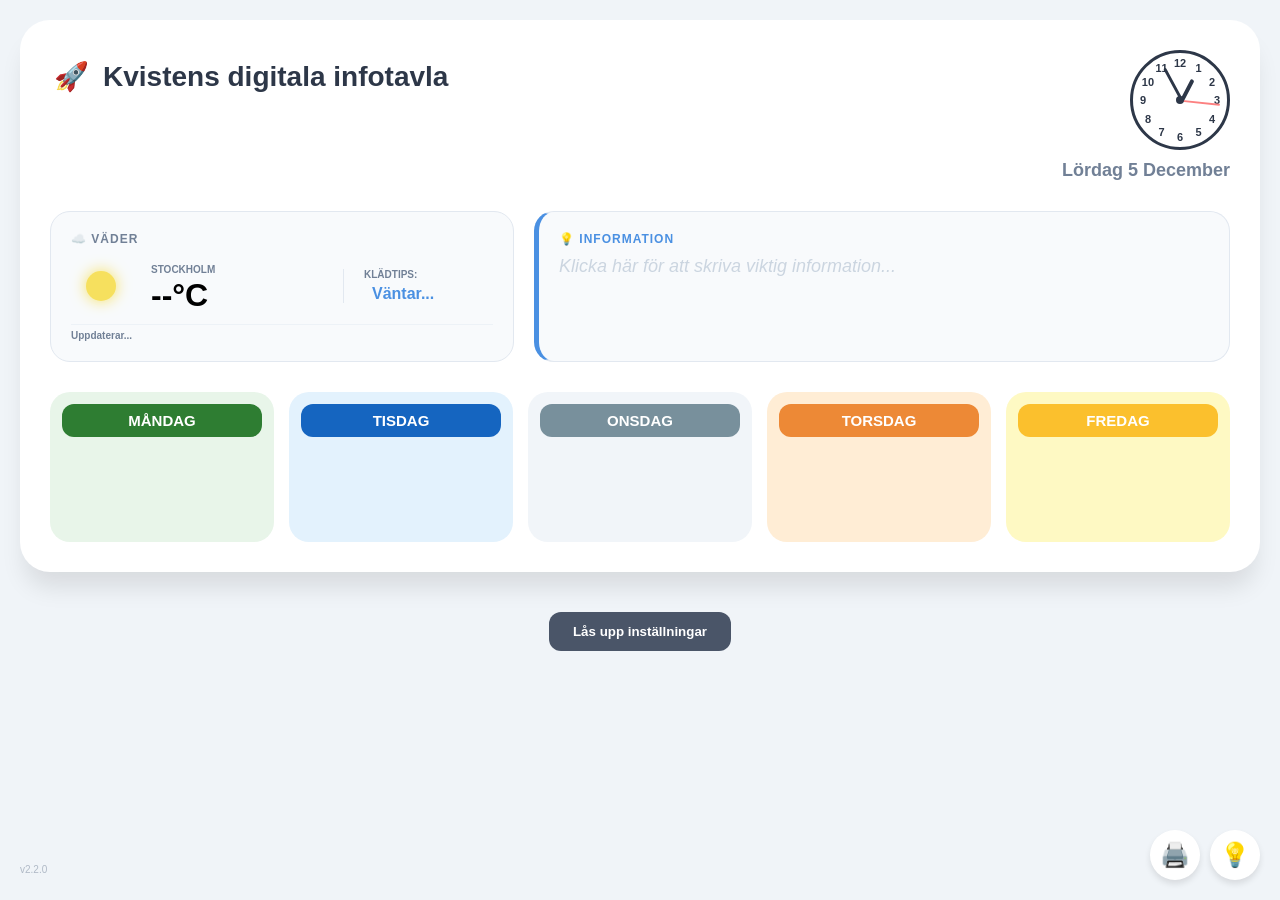
<file: Index.html>
<!DOCTYPE html>
<html lang="sv">
<head>
    <meta charset="UTF-8">
    <meta name="viewport" content="width=device-width, initial-scale=1.0, maximum-scale=1.0, user-scalable=no">
    <title>Kvistens digitala infotavla v2.2.0</title>
    <style>
        :root {
            --bg-main: #f0f4f8;
            --text-main: #1a202c;
            --text-muted: #718096;
            --accent: #4a90e2;
            --success: #48bb78;
            --error: #fc8181;
            --warning: #f6e05e;
            
            /* Färger för veckodagar */
            --color-mandag-bg: #e8f5e9; --color-mandag: #2e7d32;
            --color-tisdag-bg: #e3f2fd; --color-tisdag: #1565c0;
            --color-onsdag-bg: #f1f5f9; --color-onsdag: #78909c;
            --color-torsdag-bg: #ffedd5; --color-torsdag: #ed8936;
            --color-fredag-bg: #fef9c3; --color-fredag: #fbc02d;
        }

        * { box-sizing: border-box; margin: 0; padding: 0; font-family: 'Inter', sans-serif; }
        body { 
            min-height: 100vh;
            width: 100vw;
            margin: 0;
            background-color: var(--bg-main); 
            padding: 20px 20px 100px 20px; /* Extra padding i botten så knappar inte täcker innehåll */
            display: flex; 
            flex-direction: column; 
            align-items: center; 
            position: relative; 
        }
        
        .tavla {
            width: 100%; max-width: 1300px; background: white; border-radius: 30px;
            padding: 30px; box-shadow: 0 20px 25px -5px rgba(0, 0, 0, 0.1);
            margin-bottom: 30px; position: relative;
        }

        /* Fixerade knappar i hörnen */
        .wake-lock-indicator, .print-btn {
            position: fixed; bottom: 20px; background: white; border: none; border-radius: 50%;
            width: 50px; height: 50px; display: flex; align-items: center; justify-content: center;
            cursor: pointer; font-size: 24px; transition: all 0.2s;
            box-shadow: 0 4px 6px rgba(0,0,0,0.1); z-index: 1000;
        }
        .wake-lock-indicator { right: 20px; }
        .print-btn { right: 80px; }
        .wake-lock-indicator:active, .print-btn:active { transform: scale(0.9); }

        .header { display: flex; justify-content: space-between; align-items: flex-start; margin-bottom: 30px; }
        .huvud-rubrik { font-size: 28px; font-weight: 800; color: #2d3748; display: flex; align-items: center; gap: 10px; margin-top: 10px; }
        
        .clock-section { display: flex; flex-direction: column; align-items: flex-end; gap: 10px; }
        .analog-clock { width: 100px; height: 100px; border: 3px solid #2d3748; border-radius: 50%; position: relative; background: white; flex-shrink: 0; }
        .clock-number { position: absolute; width: 100%; height: 100%; text-align: center; font-size: 11px; font-weight: 900; color: #2d3748; padding: 4px; }
        .n1 { transform: rotate(30deg); } .n1 span { display: block; transform: rotate(-30deg); }
        .n2 { transform: rotate(60deg); } .n2 span { display: block; transform: rotate(-60deg); }
        .n3 { transform: rotate(90deg); } .n3 span { display: block; transform: rotate(-90deg); }
        .n4 { transform: rotate(120deg); } .n4 span { display: block; transform: rotate(-120deg); }
        .n5 { transform: rotate(150deg); } .n5 span { display: block; transform: rotate(-150deg); }
        .n6 { transform: rotate(180deg); } .n6 span { display: block; transform: rotate(-180deg); }
        .n7 { transform: rotate(210deg); } .n7 span { display: block; transform: rotate(-210deg); }
        .n8 { transform: rotate(240deg); } .n8 span { display: block; transform: rotate(-240deg); }
        .n9 { transform: rotate(270deg); } .n9 span { display: block; transform: rotate(-270deg); }
        .n10 { transform: rotate(300deg); } .n10 span { display: block; transform: rotate(-300deg); }
        .n11 { transform: rotate(330deg); } .n11 span { display: block; transform: rotate(-330deg); }
        .n12 { transform: rotate(0deg); } .n12 span { display: block; transform: rotate(0deg); }

        .hand { position: absolute; bottom: 50%; left: 50%; transform-origin: bottom; background: #2d3748; border-radius: 4px; }
        .hour-hand { width: 4px; height: 25%; z-index: 3; }
        .min-hand { width: 3px; height: 38%; z-index: 2; }
        .sec-hand { width: 1.5px; height: 42%; background: var(--error); z-index: 1; }
        .center-dot { position: absolute; top: 50%; left: 50%; width: 8px; height: 8px; background: #2d3748; border-radius: 50%; transform: translate(-50%, -50%); z-index: 4; }

        #datum { font-size: 18px; font-weight: 700; color: var(--text-muted); text-transform: capitalize; text-align: right; }

        .top-grid { display: grid; grid-template-columns: 1fr; gap: 20px; margin-bottom: 30px; }
        @media (min-width: 768px) { .top-grid { grid-template-columns: 1.2fr 1.8fr; } }

        .glass-card { background: #f8fafc; border-radius: 20px; padding: 20px; border: 1px solid #e2e8f0; position: relative; min-height: 120px; }
        .sektions-titel { font-size: 12px; font-weight: 800; color: var(--text-muted); text-transform: uppercase; letter-spacing: 1px; margin-bottom: 10px; display: flex; align-items: center; gap: 8px; }
        #vader-status { font-size: 10px; font-weight: 700; color: var(--text-muted); margin-top: 8px; display: block; border-top: 1px solid #edf2f7; padding-top: 5px; }

        #info-texten { font-weight: 500; font-size: 18px; outline: none; min-height: 1.2em; color: var(--text-main); }
        #info-texten:empty:before { content: attr(data-placeholder); color: #cbd5e0; font-style: italic; font-weight: 400; cursor: text; }

        /* Animerade väderikoner */
        .weather-icon-container { width: 60px; height: 60px; position: relative; display: flex; align-items: center; justify-content: center; }
        .anim-sun { width: 30px; height: 30px; background: #f6e05e; border-radius: 50%; box-shadow: 0 0 15px #f6e05e; animation: spin 20s linear infinite; position: relative; }
        @keyframes spin { 100% { transform: rotate(360deg); } }
        .anim-cloud { width: 35px; height: 15px; background: #cbd5e0; border-radius: 10px; position: absolute; animation: float 4s ease-in-out infinite; }
        .anim-cloud::before { content: ''; width: 18px; height: 18px; background: #cbd5e0; border-radius: 50%; position: absolute; top: -10px; left: 5px; }
        .anim-cloud::after { content: ''; width: 22px; height: 22px; background: #cbd5e0; border-radius: 50%; position: absolute; top: -14px; right: 5px; }
        @keyframes float { 0%, 100% { transform: translateY(0); } 50% { transform: translateY(-4px); } }
        .anim-rain-drop { width: 2px; height: 6px; background: #4a90e2; position: absolute; bottom: -10px; opacity: 0; animation: fall 1.2s linear infinite; }
        .drop1 { left: 10px; animation-delay: 0s; }
        .drop2 { left: 20px; animation-delay: 0.4s; }
        .drop3 { left: 28px; animation-delay: 0.8s; }
        @keyframes fall { 0% { transform: translateY(-10px); opacity: 0; } 50% { opacity: 1; } 100% { transform: translateY(10px); opacity: 0; } }
        .anim-snow-flake { font-size: 10px; color: #a5f3fc; position: absolute; bottom: -10px; opacity: 0; animation: flake-fall 2s linear infinite; }
        .flake1 { left: 8px; animation-delay: 0s; }
        .flake2 { left: 22px; animation-delay: 0.7s; }
        @keyframes flake-fall { 0% { transform: translateY(-10px) translateX(0); opacity: 0; } 50% { opacity: 1; transform: translateY(0px) translateX(3px); } 100% { transform: translateY(10px) translateX(-3px); opacity: 0; } }
        .anim-bolt { font-size: 16px; color: #fbbf24; position: absolute; bottom: -12px; left: 14px; animation: flash 1.5s ease-in-out infinite; }
        @keyframes flash { 0%, 100% { opacity: 0; } 50% { opacity: 1; } }

        .schema-grid { display: grid; grid-template-columns: 1fr; gap: 15px; align-items: start; }
        @media (min-width: 1024px) { .schema-grid { grid-template-columns: repeat(5, 1fr); } }

        .dag-kolumn { display: flex; flex-direction: column; gap: 12px; padding: 12px; border-radius: 20px; min-height: 150px; }
        #col-mandag { background-color: var(--color-mandag-bg); }
        #col-tisdag { background-color: var(--color-tisdag-bg); }
        #col-onsdag { background-color: var(--color-onsdag-bg); }
        #col-torsdag { background-color: var(--color-torsdag-bg); }
        #col-fredag { background-color: var(--color-fredag-bg); }

        .dag-kolumn.idag { border: 2px solid var(--accent); box-shadow: 0 10px 15px -3px rgba(0, 0, 0, 0.1); }
        .dag-rubrik { font-size: 15px; font-weight: 800; padding: 8px; border-radius: 12px; text-align: center; color: white; text-transform: uppercase; }
        .mandag-r { background-color: var(--color-mandag); }
        .tisdag-r { background-color: var(--color-tisdag); }
        .onsdag-r { background-color: var(--color-onsdag); }
        .torsdag-r { background-color: var(--color-torsdag); }
        .fredag-r { background-color: var(--color-fredag); }

        .aktivitets-lista { display: flex; flex-direction: column; gap: 10px; min-height: 50px; }
        
        .aktivitet-kort { 
            background: white; border-radius: 15px; padding: 22px 12px 16px 12px; position: relative; 
            box-shadow: 0 4px 6px rgba(0,0,0,0.05); cursor: pointer; 
            transition: transform 0.3s cubic-bezier(0.34, 1.56, 0.64, 1), box-shadow 0.3s ease, border-color 0.2s; 
            border: 2px solid transparent; overflow: hidden;
        }
        .aktivitet-kort.dragging { opacity: 0.4; }
        
        /* Tidsväljare i veckovyn */
        .aktivitet-tid-wrapper {
            position: absolute; top: 6px; left: 8px; display: none; align-items: center; gap: 4px;
            background: #f1f5f9; padding: 2px 8px; border-radius: 6px; font-size: 11px; font-weight: 700; color: var(--text-muted);
        }
        .admin-active .aktivitet-tid-wrapper { display: flex; }
        
        /* Större touch-vänlig yta för iPad */
        .aktivitet-tid-input {
            display: none; border: none; background: transparent; font-size: 11px; font-weight: 700; color: var(--text-muted);
            width: 65px; outline: none; font-family: sans-serif; padding: 4px 2px;
        }
        .admin-active .aktivitet-tid-input { display: inline-block; }
        .aktivitet-tid-text { font-size: 11px; font-weight: 700; color: var(--text-muted); display: none; }

        /* Dynamisk analog klocka för fokusläget */
        .fokus-klock-container { display: none; flex-direction: column; align-items: center; gap: 10px; margin-bottom: 20px; margin-top: 10px; }
        .aktivitet-kort.fokus-läge.har-tid .fokus-klock-container { display: flex; }

        /* Visuell nedräkningslinje för fokusläge */
        .fokus-timer-bar {
            display: none; position: absolute; bottom: 0; left: 0; height: 5px;
            background: var(--error); width: 100%; transform-origin: left;
        }
        .aktivitet-kort.fokus-läge .fokus-timer-bar { display: block; }

        /* Redigerbar ikon (42px) */
        .aktivitet-ikon-badge { font-size: 42px; text-align: center; margin-bottom: 6px; transition: font-size 0.3s ease; display: block; border-radius: 8px; outline: none; }
        .admin-active .aktivitet-ikon-badge:hover { background: #f1f5f9; cursor: text; }

        /* Aktivitetsnamn (20px) */
        .aktivitet-namn { font-weight: 700; text-align: center; font-size: 20px; margin-bottom: 10px; outline: none; color: #1a202c; transition: font-size 0.3s ease; line-height: 1.3; }

        .grupper-container { display: flex; flex-wrap: wrap; justify-content: center; gap: 6px; pointer-events: none; }
        
        /* Grupptaggar - ÄNDRAD TILL STÖRRE TEXT (13px) */
        .grupp-tag { font-size: 13px; font-weight: 800; background: #e2e8f0; color: #2d3748; padding: 4px 10px; border-radius: 12px; text-transform: uppercase; display: flex; align-items: center; gap: 5px; border: 1px solid #cbd5e0; transition: all 0.2s; pointer-events: auto; }
        .admin-active .grupp-tag:hover { background: var(--error); color: white; border-color: #fca5a5; transform: scale(0.9); cursor: pointer; }

        /* Fokus-läge & Modaler */
        .aktivitet-kort.fokus-läge, .custom-modal-kort {
            position: fixed;
            top: 50%;
            left: 50%;
            transform: translate(-50%, -50%);
            z-index: 2000;
            width: 460px;
            padding: 30px;
            border-radius: 25px;
            background: white;
            box-shadow: 0 30px 60px -12px rgba(0, 0, 0, 0.3);
            border: 2px solid var(--accent);
            animation: zoomInKort 0.3s cubic-bezier(0.34, 1.56, 0.64, 1) forwards;
        }

        .custom-modal-kort { display: none; flex-direction: column; align-items: center; text-align: center; }
        .custom-modal-kort h2 { font-size: 22px; font-weight: 800; color: #2d3748; margin-bottom: 15px; }

        .modal-input {
            width: 100%; padding: 12px; font-size: 16px; border: 2px solid #e2e8f0; border-radius: 12px;
            margin-bottom: 20px; outline: none; text-align: center; font-weight: 600; transition: border-color 0.2s;
        }
        .modal-input:focus { border-color: var(--accent); }

        .modal-btn-container { display: flex; gap: 10px; width: 100%; }
        .modal-btn {
            flex: 1; padding: 12px; font-size: 14px; font-weight: 700; border: none; border-radius: 12px;
            cursor: pointer; text-transform: uppercase; transition: transform 0.1s;
        }
        .modal-btn:active { transform: scale(0.98); }

        /* Inställningar för tidsvisning i fokusläge */
        .aktivitet-kort.fokus-läge .aktivitet-tid-wrapper { 
            display: flex !important; position: absolute; top: 20px; left: 20px; padding: 4px 12px; border-radius: 10px; 
            gap: 4px; background: #e2e8f0; box-shadow: inset 0 2px 4px rgba(0,0,0,0.05);
        }
        body:not(.admin-active) .aktivitet-kort.fokus-läge .aktivitet-tid-wrapper { display: none !important; }
        .admin-active .aktivitet-kort.fokus-läge .aktivitet-tid-wrapper { display: flex !important; }

        .aktivitet-kort.fokus-läge .aktivitet-tid-wrapper span { font-size: 13px; color: #2d3748; }
        .aktivitet-kort.fokus-läge .aktivitet-tid-text { font-size: 13px; color: #2d3748; font-weight: 800; display: inline-block !important; }
        .aktivitet-kort.fokus-läge .aktivitet-tid-input { font-size: 13px; color: #2d3748; width: 75px; padding-right: 2px; }
        .admin-active .aktivitet-kort.fokus-läge .aktivitet-tid-text { display: none !important; }
        
        .aktivitet-kort.fokus-läge .aktivitet-ikon-badge { font-size: 80px; margin-bottom: 10px; }
        .aktivitet-kort.fokus-läge .aktivitet-namn { font-size: 32px; margin-bottom: 20px; }
        
        /* Grupptaggar i fokusläge - ÄNDRAD TILL STÖRRE TEXT (18px) */
        .aktivitet-kort.fokus-läge .grupp-tag { font-size: 18px; padding: 8px 18px; border-radius: 15px; gap: 6px; }

        @keyframes zoomInKort {
            from { transform: translate(-50%, -50%) scale(0.7); opacity: 0; }
            to { transform: translate(-50%, -50%) scale(1); opacity: 1; }
        }

        .fokus-overlay {
            display: none; position: fixed; top: 0; left: 0; width: 100%; height: 100%;
            background: rgba(15, 23, 42, 0.25); backdrop-filter: blur(10px); -webkit-backdrop-filter: blur(10px);
            z-index: 1999; cursor: pointer; animation: fadeInOverlay 0.2s ease forwards;
        }
        @keyframes fadeInOverlay { from { opacity: 0; } to { opacity: 1; } }
        
        body.kort-fokus-aktiv .fokus-overlay { display: block; }

        .lagg-till-btn { display: none; background: rgba(255,255,255,0.85); border: 2px dashed #cbd5e0; padding: 12px; border-radius: 14px; font-weight: 800; cursor: pointer; color: #4a5568; font-size: 12px; margin-top: 5px; text-transform: uppercase; }
        .admin-panel { display: none; margin-top: 20px; background: #2d3748; color: white; padding: 25px; border-radius: 20px; width: 100%; max-width: 1300px; }
        .admin-grid { display: grid; grid-template-columns: 1fr; gap: 20px; }
        @media (min-width: 1024px) { .admin-grid { grid-template-columns: 1fr 1fr 1fr; } }
        .admin-col { background: #3a4759; padding: 15px; border-radius: 15px; }
        .admin-btn-main { background: #4a5568; color: white; padding: 12px 24px; border-radius: 12px; font-weight: 600; border: none; cursor: pointer; margin-top: 10px; }
        
        /* Radera-knapp */
        .radera-btn { 
            display: none; position: absolute; top: 6px; right: 6px; background: #fee2e2; color: #ef4444; 
            border-radius: 10px; width: 28px; height: 28px; border: 1px solid #fca5a5; align-items: center; 
            justify-content: center; z-index: 10; cursor: pointer; font-size: 14px; transition: all 0.2s ease;
        }
        .radera-btn:hover { background: #ef4444; color: white; border-color: #ef4444; transform: scale(1.05); }

        .klad-regel { background: #2d3748; padding: 10px; border-radius: 10px; margin-bottom: 8px; display: grid; grid-template-columns: 50px 1fr 40px 30px; gap: 5px; align-items: center; }
        .klad-regel input { background: #4a5568; border: none; color: white; padding: 5px; border-radius: 5px; font-size: 12px; width: 100%; }

        .version-tag { position: fixed; bottom: 25px; left: 20px; font-size: 10px; color: var(--text-muted); opacity: 0.5; }

        /* Utskriftsregler */
        @media print {
            /* Tvinga body att använda 100% av papperets bredd och nollställ flex-centreringen */
            body {
                background: white;
                padding: 0 !important;
                margin: 0 !important;
                min-height: auto !important;
                width: 100% !important;
                display: block !important;
            }

            .wake-lock-indicator, .print-btn, #adminBtn, #panel, .fokus-overlay, .custom-modal-kort, .version-tag, .fokus-klock-container, .fokus-timer-bar { display: none !important; }
            .header, .top-grid { display: none !important; }

            /* Tvinga tavlan att sträcka ut sig helt och hållet */
            .tavla {
                box-shadow: none !important;
                padding: 0 !important;
                margin: 0 !important;
                max-width: 100% !important;
                width: 100% !important;
                border-radius: 0 !important;
            }

            /* Tvinga schemat att ta upp 100% av tavlans/papperets bredd */
            .schema-grid {
                display: grid !important;
                grid-template-columns: repeat(5, minmax(0, 1fr)) !important;
                gap: 12px !important;
                width: 100% !important;
            }

            .lagg-till-btn, .radera-btn { display: none !important; }

            .dag-kolumn {
                -webkit-print-color-adjust: exact !important;
                print-color-adjust: exact !important;
                min-height: auto !important;
                padding: 10px !important;
                border-radius: 15px !important;
                width: 100% !important;
                box-sizing: border-box !important;
            }
            .dag-rubrik { -webkit-print-color-adjust: exact !important; print-color-adjust: exact !important; font-size: 14px !important; }

            .aktivitet-kort {
                box-shadow: none !important;
                border: 1px solid #cbd5e0 !important;
                page-break-inside: avoid;
                padding-top: 12px !important;
                width: 100% !important;
                box-sizing: border-box !important;
            }
            .aktivitet-tid-wrapper { display: none !important; }
            .grupp-tag { -webkit-print-color-adjust: exact !important; print-color-adjust: exact !important; border: 1px solid #cbd5e0 !important; font-size: 12px !important; }

            /* Sätter marginalen på själva papperet */
            @page { size: landscape; margin: 10mm; }
        }
    </style>
</head>
<body>

<div class="fokus-overlay" onclick="stängAllaModalerOchFokus()"></div>

<div id="admin-login-modal" class="custom-modal-kort">
    <div style="font-size: 50px; margin-bottom: 10px;">🔒</div>
    <h2>Ange lösenord</h2>
    <input type="password" id="modal-pwd-field" class="modal-input" placeholder="Skriv lösenord här...">
    <div class="modal-btn-container">
        <button class="modal-btn" style="background:#cbd5e0; color:#4a5568;" onclick="stängAllaModalerOchFokus()">Avbryt</button>
        <button class="modal-btn" style="background:var(--accent); color:white;" onclick="verifieraLösenordModal()">Lås upp</button>
    </div>
</div>

<div id="admin-error-modal" class="custom-modal-kort" style="border-color: var(--error);">
    <div style="font-size: 50px; margin-bottom: 10px;">❌</div>
    <h2 style="color: var(--error);">Fel lösenord!</h2>
    <p style="color: var(--text-muted); margin-bottom: 20px; font-weight: 500;">Det angivna lösenordet är felaktigt. Försök igen.</p>
    <button class="modal-btn" style="background:var(--error); color:white; width: 100%;" onclick="öppnaLoginModaligen()">Försök igen</button>
</div>

<div class="tavla">
    <div class="header">
        <div class="huvud-rubrik">
            <span id="tavla-ikon" contenteditable="false" onblur="spara()" style="outline: none; border-radius: 8px; padding: 0 4px;">🚀</span> 
            <div id="tavla-titel" onblur="spara()">Kvistens digitala infotavla</div>
        </div>
        <div class="clock-section">
            <div class="analog-clock" id="analogClock">
                <div class="center-dot"></div>
                <div class="hand hour-hand" id="hour-hand"></div>
                <div class="hand min-hand" id="min-hand"></div>
                <div class="hand sec-hand" id="sec-hand"></div>
            </div>
            <div id="datum">Laddar...</div>
        </div>
    </div>

    <div class="top-grid">
        <div class="glass-card">
            <div class="sektions-titel">☁️ Väder</div>
            <div style="display:flex; align-items:center; gap:20px; flex-wrap: wrap;">
                <div class="weather-icon-container" id="vader-container-box">
                    <div class="anim-sun"></div>
                </div>
                <div class="vader-grad-container">
                    <span id="stads-namn-visning" style="font-size: 10px; font-weight: 800; color: var(--text-muted); text-transform: uppercase;">LADDAR...</span>
                    <div id="vader-temp" style="font-size: 32px; font-weight: 800;">--°C</div>
                </div>
                <div style="border-left: 1px solid #e2e8f0; padding-left: 20px; margin-left: auto; min-width: 150px;">
                    <div style="font-size: 10px; font-weight: 800; color: var(--text-muted);">KLÄDTIPS:</div>
                    <div style="display:flex; align-items:center; gap:8px; margin-top:5px;">
                        <span id="klader-ikon" style="font-size: 24px;"></span>
                        <div id="klader-text" style="font-weight: 700; color: var(--accent); font-size: 16px;">Väntar...</div>
                    </div>
                </div>
            </div>
            <span id="vader-status">Uppdaterar...</span>
        </div>

        <div class="glass-card" style="border-left: 5px solid var(--accent);">
            <div class="sektions-titel" style="color: var(--accent);">💡 Information</div>
            <div id="info-texten" contenteditable="false" onblur="spara()" data-placeholder="Klicka här för att skriva viktig information..."></div>
        </div>
    </div>

    <div class="schema-grid">
        <div class="dag-kolumn" id="col-mandag"><div class="dag-rubrik mandag-r">Måndag</div><div class="aktivitets-lista" id="lista-mandag" data-dag="mandag" ondragover="allowDrop(event)" ondrop="handleDrop(event)"></div><button class="lagg-till-btn" onclick="skapaKort('mandag', '')">+ Ny aktivitet</button></div>
        <div class="dag-kolumn" id="col-tisdag"><div class="dag-rubrik tisdag-r">Tisdag</div><div class="aktivitets-lista" id="lista-tisdag" data-dag="tisdag" ondragover="allowDrop(event)" ondrop="handleDrop(event)"></div><button class="lagg-till-btn" onclick="skapaKort('tisdag', '')">+ Ny aktivitet</button></div>
        <div class="dag-kolumn" id="col-onsdag"><div class="dag-rubrik onsdag-r">Onsdag</div><div class="aktivitets-lista" id="lista-onsdag" data-dag="onsdag" ondragover="allowDrop(event)" ondrop="handleDrop(event)"></div><button class="lagg-till-btn" onclick="skapaKort('onsdag', '')">+ Ny aktivitet</button></div>
        <div class="dag-kolumn" id="col-torsdag"><div class="dag-rubrik torsdag-r">Torsdag</div><div class="aktivitets-lista" id="lista-torsdag" data-dag="torsdag" ondragover="allowDrop(event)" ondrop="handleDrop(event)"></div><button class="lagg-till-btn" onclick="skapaKort('torsdag', '')">+ Ny aktivitet</button></div>
        <div class="dag-kolumn" id="col-fredag"><div class="dag-rubrik fredag-r">Fredag</div><div class="aktivitets-lista" id="lista-fredag" data-dag="fredag" ondragover="allowDrop(event)" ondrop="handleDrop(event)"></div><button class="lagg-till-btn" onclick="skapaKort('fredag', '')">+ Ny aktivitet</button></div>
    </div>
</div>

<button class="print-btn" onclick="window.print()" title="Skriv ut veckoschema">🖨️</button>
<button class="wake-lock-indicator" onclick="requestWakeLock()" title="Håll skärmen vaken">💡</button>
<button class="admin-btn-main" onclick="visaLoginModal()" id="adminBtn" style="margin-bottom: 20px;">Lås upp inställningar</button>

<div id="panel" class="admin-panel">
    <div class="admin-grid">
        <div class="admin-col">
            <h3 style="margin-bottom:15px; font-size:14px; color:var(--warning);">👥 GRUPPER</h3>
            <p style="font-size:11px; margin-bottom:10px; opacity:0.8;">Markera ett kort i schemat och klicka på en grupp nedan:</p>
            <div style="display:flex; flex-wrap:wrap; gap:8px;">
                <button onclick="laggTillGruppValt('PLANETER')" class="grupp-tag" style="font-size:11px;">🪐 PLANETER</button>
                <button onclick="laggTillGruppValt('SOLAR')" class="grupp-tag" style="font-size:11px;">☀️ SOLAR</button>
                <button onclick="laggTillGruppValt('GALAXER')" class="grupp-tag" style="font-size:11px;">🌀 GALAXER</button>
                <button onclick="laggTillGruppValt('MÅNAR')" class="grupp-tag" style="font-size:11px;">🌙 MÅNAR</button>
                <button onclick="laggTillGruppValt('STJÄRNOR')" class="grupp-tag" style="font-size:11px;">⭐ STJÄRNOR</button>
                <button onclick="laggTillGruppValt('KOMETER')" class="grupp-tag" style="font-size:11px;">☄️ KOMETER</button>
                <button onclick="laggTillGruppValt('ALLA')" class="grupp-tag" style="background:var(--accent); color:white; font-size:11px;">🌍 ALLA</button>
            </div>
            <button class="admin-btn-main" style="width:100%; background:var(--error); margin-top:20px;" onclick="if(confirm('Rensa ALLT?')) { localStorage.clear(); location.reload(); }">Nollställ tavla</button>
        </div>

        <div class="admin-col">
            <h3 style="margin-bottom:15px; font-size:14px; color:var(--warning);">🧥 BASREGLER FOR KLÄDER (°C)</h3>
            <div id="klader-editor-container"></div>
            <button class="admin-btn-main" style="width:100%; background:var(--success);" onclick="laggTillRegel()">+ Ny basregel</button>
        </div>

        <div class="admin-col">
            <h3 style="margin-bottom:15px; font-size:14px; color:var(--warning);">⚙️ SYSTEM</h3>
            <label style="font-size:11px; font-weight:bold;">TITEL PÅ TAVLAN:</label>
            <input type="text" id="titel-input" style="width:100%; padding:8px; margin:5px 0 15px 0; border-radius:5px; border:none;" oninput="document.getElementById('tavla-titel').innerText = this.value; spara();">
            
            <label style="font-size:11px; font-weight:bold;">STAD (VÄDER):</label>
            <input type="text" id="vader-stad-input" style="width:100%; padding:8px; margin:5px 0; border-radius:5px; border:none;" placeholder="T.ex. Stockholm">
            <button class="admin-btn-main" style="width:100%; background:var(--accent);" onclick="setVaderPos()" id="vader-sok-btn">Sök stad</button>
        </div>
    </div>
    
    <div style="margin-top: 25px; border-top: 1px solid rgba(255,255,255,0.1); padding-top: 20px; display: flex; justify-content: center;">
        <button class="admin-btn-main" style="background: var(--success); width: 100%; max-width: 400px; font-size: 16px; padding: 15px;" onclick="stangAdmin()">💾 SPARA & STÄNG</button>
    </div>
</div>

<div class="version-tag">v2.2.0</div>

<script>
    const LOSENORD = "skola123";
    let isAdmin = false;
    let valtKort = null;
    let draggedElement = null;
    let inzoomatKort = null;
    
    let fokusTimer = null;
    let fokusAnimationsTimer = null;
    const FOKUS_TID_MS = 20000;

    let kladRegler = [
        { min: -50, text: "Jacka på!", ikon: "🧥" },
        { min: 10, text: "Långärmad tröja", ikon: "👕" },
        { min: 15, text: "Bara t-shirt går bra", ikon: "👕" }
    ];

    const ikonKarta = {
        'bad': '🏊', 'simma': '🏊', 'gympa': '👟', 'idrott': '⚽', 'fotboll': '⚽', 'lek': '🛝',
        'mellis': '🍎', 'fika': '🍪', 'mat': '🍴', 'lunch': '🍱', 'skog': '🌲', 'ut': '🌳',
        'pyssel': '🎨', 'rita': '🖍️', 'skapa': '✂️', 'film': '🎬', 'bio': '🍿', 'spel': '🎲',
        'ipad': '📱', 'dator': '💻', 'läsa': '📚', 'biblo': '📖', 'musik': '🎵', 'dans': '💃',
        'utflykt': '🚌', 'tåg': '🚂', 'vila': '🧘'
    };

    const gruppIkonMappning = { 'PLANETER': '🪐', 'SOLAR': '☀️', 'GALAXER': '🌀', 'MÅNAR': '🌙', 'STJÄRNOR': '⭐', 'KOMETER': '☄️', 'ALLA': '🌍' };
    const dagar = ['mandag', 'tisdag', 'onsdag', 'torsdag', 'fredag'];

    async function requestWakeLock() {
        if ('wakeLock' in navigator) {
            try { await navigator.wakeLock.request('screen'); } catch (err) { }
        }
    }

    function createClockNumbers(clockElement) {
        clockElement.querySelectorAll('.clock-number').forEach(n => n.remove());
        for (let i = 1; i <= 12; i++) {
            const numDiv = document.createElement('div');
            numDiv.className = `clock-number n${i}`;
            numDiv.innerHTML = `<span>${i}</span>`;
            clockElement.appendChild(numDiv);
        }
    }

    function updateClock() {
        const now = new Date();
        const s = now.getSeconds(); const m = now.getMinutes(); const h = now.getHours();
        document.getElementById('sec-hand').style.transform = `rotate(${(s/60)*360}deg)`;
        document.getElementById('min-hand').style.transform = `rotate(${((m/60)*360)+((s/60)*6)}deg)`;
        document.getElementById('hour-hand').style.transform = `rotate(${((h/12)*360)+((m/60)*30)}deg)`;
        document.getElementById('datum').innerText = now.toLocaleDateString('sv-SE', {weekday:'long', day:'numeric', month:'long'});
    }

    function stallInKortKlocka(tidVarde, kort) {
        const hHand = kort.querySelector('.fokus-hour-hand');
        const mHand = kort.querySelector('.fokus-min-hand');
        const dText = kort.querySelector('.fokus-digital-tid');
        
        if (!tidVarde || tidVarde === "") {
            if(dText) dText.innerText = "--:--";
            return;
        }

        if(dText) dText.innerText = tidVarde;
        const delar = tidVarde.split(':');
        const timmar = parseInt(delar[0], 10);
        const minuter = parseInt(delar[1], 10);

        const minuterGrader = (minuter / 60) * 360;
        const timmarGrader = ((timmar % 12) / 12) * 360 + (minuter / 60) * 30;

        if(hHand) hHand.style.transform = `rotate(${timmarGrader}deg)`;
        if(mHand) mHand.style.transform = `rotate(${minuterGrader}deg)`;
    }

    async function setVaderPos() {
        const stad = document.getElementById('vader-stad-input').value;
        const btn = document.getElementById('vader-sok-btn');
        if(!stad) return;
        btn.disabled = true;
        let punkter = 0;
        const interval = setInterval(() => { punkter = (punkter + 1) % 4; btn.innerText = "Söker" + ".".repeat(punkter); }, 300);

        try {
            const res = await fetch(`https://geocoding-api.open-meteo.com/v1/search?name=${stad}&count=1&language=sv&format=json`);
            const data = await res.json();
            clearInterval(interval);
            if(data.results && data.results.length > 0) {
                const stadData = data.results[0];
                localStorage.setItem('v-lat', stadData.latitude);
                localStorage.setItem('v-lon', stadData.longitude);
                localStorage.setItem('v-stad', stadData.name);
                btn.style.background = "var(--success)"; btn.innerText = "✅ Stad sparad!";
                hamtaVaderData();
                setTimeout(() => { btn.style.background = "var(--accent)"; btn.innerText = "Sök stad"; btn.disabled = false; }, 2000);
            } else {
                btn.style.background = "var(--error)"; btn.innerText = "❌ Hittade inte stad";
                setTimeout(() => { btn.style.background = "var(--accent)"; btn.innerText = "Sök stad"; btn.disabled = false; }, 2000);
            }
        } catch(e) { clearInterval(interval); btn.style.background = "var(--error)"; btn.innerText = "❌ Fel vid sökning"; btn.disabled = false; }
    }

    function byggAnimeradIkon(code) {
        const container = document.getElementById('vader-container-box');
        container.innerHTML = "";
        if (code === 0) { container.innerHTML = '<div class="anim-sun"></div>'; }
        else if (code >= 1 && code <= 3) { container.innerHTML = '<div class="anim-sun" style="left: -10px; top: -10px;"></div><div class="anim-cloud" style="bottom: 15px; right: 10px;"></div>'; }
        else if (code >= 51 && code <= 67) { container.innerHTML = '<div class="anim-cloud"></div><div class="anim-rain-drop drop1"></div><div class="anim-rain-drop drop2"></div><div class="anim-rain-drop drop3"></div>'; }
        else if (code >= 71 && code <= 77) { container.innerHTML = '<div class="anim-cloud"></div><div class="anim-snow-flake flake1">❄</div><div class="anim-snow-flake flake2">❄</div>'; }
        else if (code >= 80 && code <= 82) { container.innerHTML = '<div class="anim-sun" style="left: -12px; top: -12px;"></div><div class="anim-cloud" style="bottom: 12px; right: 8px;"></div><div class="anim-rain-drop drop1" style="left:20px;"></div><div class="anim-rain-drop drop2" style="left:30px;"></div>'; }
        else if (code >= 95) { container.innerHTML = '<div class="anim-cloud" style="background:#4a5568;"></div><div class="anim-bolt">⚡</div>'; }
        else { container.innerHTML = '<div class="anim-cloud"></div>'; }
    }

    async function hamtaVaderData() {
        const lat = localStorage.getItem('v-lat') || 59.32;
        const lon = localStorage.getItem('v-lon') || 18.06;
        const stadNamn = localStorage.getItem('v-stad') || "Stockholm";
        document.getElementById('stads-namn-visning').innerText = stadNamn.toUpperCase();
        try {
            const res = await fetch(`https://api.open-meteo.com/v1/forecast?latitude=${lat}&longitude=${lon}&current_weather=true`);
            const data = await res.json();
            const w = data.current_weather; const temp = Math.round(w.temperature);
            document.getElementById('vader-temp').innerText = temp + "°C";
            byggAnimeradIkon(w.weathercode);

            const sorteradeRegler = [...kladRegler].sort((a, b) => b.min - a.min);
            const matchadRegel = sorteradeRegler.find(r => temp >= r.min) || sorteradeRegler[sorteradeRegler.length - 1];
            let bastext = matchadRegel.text; let basikon = matchadRegel.ikon;
            
            if (w.weathercode >= 51 && w.weathercode <= 67 || w.weathercode >= 80 && w.weathercode <= 82) {
                if (temp >= 15) { bastext = "T-shirt (Ta med regnjacka / paraply!)"; basikon = "🌧️"; }
                else if (temp >= 10) { bastext = "Skaljacka & överdragsbyxor"; basikon = "🌧️"; }
                else { bastext = "Fodrade regnkläder & stövlar!"; basikon = "👢"; }
            } else if (w.weathercode >= 71 && w.weathercode <= 77) {
                bastext = "Jacka på! (Det snöar! ☃️ Vantar rekommenderas)"; basikon = "🧣";
            }
            document.getElementById('klader-text').innerText = bastext;
            document.getElementById('klader-ikon').innerText = basikon;
            document.getElementById('vader-status').innerText = "🕒 Uppdaterat " + new Date().toLocaleTimeString('sv-SE', {hour:'2-digit', minute:'2-digit'});
        } catch(e) { }
    }

    function laddaKladEditor() {
        const container = document.getElementById('klader-editor-container');
        container.innerHTML = "";
        kladRegler.sort((a,b) => a.min - b.min).forEach((regel, index) => {
            const div = document.createElement('div'); div.className = 'klad-regel';
            div.innerHTML = `<input type="number" value="${regel.min}" onchange="uppdateraRegel(${index}, 'min', this.value)"><input type="text" value="${regel.text}" onchange="uppdateraRegel(${index}, 'text', this.value)"><input type="text" value="${regel.ikon}" onchange="uppdateraRegel(${index}, 'ikon', this.value)"><button onclick="taBortRegel(${index})" style="background:none; border:none; color:var(--error); font-weight:bold;">✕</button>`;
            container.appendChild(div);
        });
    }

    function uppdateraRegel(index, felt, v) { if(felt === 'min') kladRegler[index].min = parseFloat(v); else kladRegler[index][felt] = v; spara(); }
    function taBortRegel(index) { kladRegler.splice(index, 1); laddaKladEditor(); spara(); }
    function laggTillRegel() { kladRegler.push({ min: 10, text: "Ny basregel", ikon: "🧥" }); laddaKladEditor(); spara(); }

    function allowDrop(ev) { ev.preventDefault(); }

    function handleDrop(ev) {
        ev.preventDefault();
        const list = ev.currentTarget;
        const targetDag = list.getAttribute('data-dag');
        const afterElement = getDragAfterElement(list, ev.clientY);
        if (afterElement == null) { list.appendChild(draggedElement); } else { list.insertBefore(draggedElement, afterElement); }
        draggedElement.onDragstartUpdateDag(targetDag);
        spara();
    }

    function getDragAfterElement(container, y) {
        const draggableElements = [...container.querySelectorAll('.aktivitet-kort:not(.dragging)')];
        return draggableElements.reduce((closest, child) => {
            const box = child.getBoundingClientRect(); const offset = y - box.top - box.height / 2;
            if (offset < 0 && offset > closest.offset) return { offset: offset, element: child }; else return closest;
        }, { offset: Number.NEGATIVE_INFINITY }).element;
    }

    function startaFokusTimer(kort) {
        nollstallFokusTimers();
        if (isAdmin) return;

        const timerBar = kort.querySelector('.fokus-timer-bar');
        if (timerBar) {
            timerBar.style.transition = 'none';
            timerBar.style.transform = 'scaleX(1)';
            timerBar.offsetHeight; 
            timerBar.style.transition = `transform ${FOKUS_TID_MS}ms linear`;
            timerBar.style.transform = 'scaleX(0)';
        }

        fokusTimer = setTimeout(() => {
            stängAllaModalerOchFokus();
        }, FOKUS_TID_MS);
    }

    function nollstallFokusTimers() {
        if (fokusTimer) { clearTimeout(fokusTimer); fokusTimer = null; }
        document.querySelectorAll('.fokus-timer-bar').forEach(bar => {
            bar.style.transition = 'none';
            bar.style.transform = 'scaleX(1)';
        });
    }

    function cambiaDirezioneAdminPanel(swap) {
        const panel = document.getElementById('panel');
        const grid = panel.querySelector('.admin-grid');
        const cols = [...grid.querySelectorAll('.admin-col')];
        if(swap && cols.length >= 3) {
            grid.insertBefore(cols[2], cols[0]);
        }
    }

    function hanteraKortKlick(kort, event) {
        if (isAdmin) { markera(kort); return; }
        event.stopPropagation();
        
        if (kort.classList.contains('fokus-läge')) {
            startaFokusTimer(kort);
            return;
        }
        
        stängAllaModalerOchFokus();
        inzoomatKort = kort;
        document.body.classList.add('kort-fokus-aktiv');
        kort.classList.add('fokus-läge');
        
        const tidInput = kort.querySelector('.aktivitet-tid-input');
        stallInKortKlocka(tidInput.value, kort);
        
        startaFokusTimer(kort);
    }

    function visaLoginModal() {
        if(!isAdmin) {
            stängAllaModalerOchFokus();
            document.body.classList.add('kort-fokus-aktiv');
            document.getElementById('admin-login-modal').style.display = 'flex';
            const input = document.getElementById('modal-pwd-field');
            input.value = "";
            setTimeout(() => input.focus(), 50);
            input.onkeydown = (e) => { if (e.key === "Enter") verifieraLösenordModal(); };
        }
    }

    function verifieraLösenordModal() {
        const input = document.getElementById('modal-pwd-field');
        if (input.value === LOSENORD) {
            isAdmin = true;
            stängAllaModalerOchFokus();
            document.body.classList.add('admin-active');
            document.getElementById('panel').style.display = "block";
            document.getElementById('adminBtn').style.display = "none";
            document.querySelectorAll('.lagg-till-btn, .radera-btn').forEach(b => b.style.display = 'flex');
            document.querySelectorAll('.aktivitet-namn, #info-texten').forEach(e => e.contentEditable = true);
            
            document.querySelectorAll('.aktivitet-tid-wrapper').forEach(e => { e.style.display = 'flex'; });
            document.querySelectorAll('.aktivitet-tid-input').forEach(e => { e.disabled = false; });
            
            document.querySelectorAll('.aktivitet-ikon-badge').forEach(e => {
                e.contentEditable = true;
                e.setAttribute('data-manual-icon', e.getAttribute('data-custom') || "false");
            });

            // Aktivera redigering av huvudikonen i rubriken
            const headerIkon = document.getElementById('tavla-ikon');
            headerIkon.contentEditable = true;
            headerIkon.style.background = '#f1f5f9';
            headerIkon.title = 'Klicka för att byta emoji';

            laddaKladEditor();
            document.getElementById('titel-input').value = document.getElementById('tavla-titel').innerText;
            document.getElementById('vader-stad-input').value = localStorage.getItem('v-stad') || "Stockholm";
            cambiaDirezioneAdminPanel(true);
        } else {
            document.getElementById('admin-login-modal').style.display = 'none';
            document.getElementById('admin-error-modal').style.display = 'flex';
        }
    }

    function öppnaLoginModaligen() {
        document.getElementById('admin-error-modal').style.display = 'none';
        document.getElementById('admin-login-modal').style.display = 'flex';
        const input = document.getElementById('modal-pwd-field');
        input.value = "";
        setTimeout(() => input.focus(), 50);
    }

    function stängAllaModalerOchFokus() {
        nollstallFokusTimers();
        if (inzoomatKort) { 
            inzoomatKort.classList.remove('fokus-läge'); 
            inzoomatKort = null; 
        }
        document.getElementById('admin-login-modal').style.display = 'none';
        document.getElementById('admin-error-modal').style.display = 'none';
        document.body.classList.remove('kort-fokus-aktiv');
    }

    function hanteraTidsÄndring(input, textElement, kort) {
        const tidVärde = input.value;
        if (tidVärde && tidVärde !== "") {
            textElement.innerText = tidVärde;
            kort.classList.add('har-tid');
        } else {
            textElement.innerText = "";
            kort.classList.remove('har-tid');
        }
        stallInKortKlocka(tidVärde, kort);
        spara();
    }

    function skapaKort(dag, aktText = "", grupper = [], laddaIkon = null, laddaTid = "") {
        let nuvarandeDag = dag;
        const lista = document.getElementById('lista-' + nuvarandeDag);
        const kort = document.createElement('div');
        kort.className = 'aktivitet-kort';
        kort.draggable = true;
        
        kort.addEventListener('dragstart', (e) => { 
            if(!isAdmin) { e.preventDefault(); return false; } 
            draggedElement = kort; 
            kort.classList.add('dragging'); 
        });
        kort.addEventListener('dragend', () => { kort.classList.remove('dragging'); });
        kort.onDragstartUpdateDag = (nyDag) => { nuvarandeDag = nyDag; };
        kort.onclick = (e) => hanteraKortKlick(kort, e);

        let sparadTid = laddaTid || "";

        kort.innerHTML = `
            <button class="radera-btn" onclick="this.parentElement.remove(); spara(); event.stopPropagation();" style="display:${isAdmin?'flex':'none'}" title="Radera aktivitet">🗑️</button>
            <div class="aktivitet-tid-wrapper">
                <span>🕒</span>
                <input type="time" class="aktivitet-tid-input" value="${sparadTid}" ${isAdmin ? '' : 'disabled'}>
                <span class="aktivitet-tid-text">${sparadTid}</span>
            </div>
            
            <div class="fokus-klock-container">
                <div class="analog-clock" style="width: 130px; height: 130px; border-width: 4px; box-shadow: 0 4px 10px rgba(0,0,0,0.1);">
                    <div class="center-dot" style="width:10px; height:10px;"></div>
                    <div class="hand hour-hand fokus-hour-hand" style="width:5px; height:26%;"></div>
                    <div class="hand min-hand fokus-min-hand" style="width:3.5px; height:40%;"></div>
                </div>
                <div class="fokus-digital-tid" style="font-size: 28px; font-weight: 900; color: #2d3748; background: #f1f5f9; padding: 2px 14px; border-radius: 12px; margin-top: 5px; letter-spacing: 1px;">--:--</div>
            </div>

            <div class="aktivitet-ikon-badge" contenteditable="${isAdmin}">${laddaIkon || '✨'}</div>
            <div class="aktivitet-namn" contenteditable="${isAdmin}">${aktText}</div>
            <div class="grupper-container"></div>
            <div class="fokus-timer-bar"></div>
        `;
        
        const fClock = kort.querySelector('.fokus-klock-container .analog-clock');
        createClockNumbers(fClock);

        const ikonBadge = kort.querySelector('.aktivitet-ikon-badge');
        const namnFalt = kort.querySelector('.aktivitet-namn');
        const tidInput = kort.querySelector('.aktivitet-tid-input');
        const tidText = kort.querySelector('.aktivitet-tid-text');
        
        if (sparadTid !== "") {
            kort.classList.add('har-tid');
        }

        tidInput.addEventListener('input', () => {
            hanteraTidsÄndring(tidInput, tidText, kort);
        });

        // Fix för iPad/iOS: Stoppa kortets klick-event från att "stjäla" trycket när man klickar på tidsväljaren
        tidInput.addEventListener('click', (e) => {
            if (isAdmin) {
                e.stopPropagation();
            }
        });

        tidInput.addEventListener('touchstart', (e) => {
            if (isAdmin) {
                e.stopPropagation();
            }
        });

        if (laddaIkon) {
            kort.setAttribute('data-custom', 'true');
            ikonBadge.setAttribute('data-manual-icon', 'true');
        } else {
            uppdateraIkon(aktText, ikonBadge);
        }
        
        namnFalt.onblur = () => { 
            if (ikonBadge.getAttribute('data-manual-icon') !== 'true') {
                uppdateraIkon(namnFalt.innerText, ikonBadge); 
            }
            spara(); 
        };
        namnFalt.onclick = (e) => { if(isAdmin) e.stopPropagation(); };

        ikonBadge.onclick = (e) => { if(isAdmin) e.stopPropagation(); };
        ikonBadge.onblur = () => {
            if (ikonBadge.innerText.trim() === "" || ikonBadge.innerText === "✨") {
                ikonBadge.setAttribute('data-manual-icon', 'false');
                kort.removeAttribute('data-custom');
                uppdateraIkon(namnFalt.innerText, ikonBadge);
            } else {
                ikonBadge.setAttribute('data-manual-icon', 'true');
                kort.setAttribute('data-custom', 'true');
            }
            spara();
        };

        grupper.forEach(g => laggTillGruppTag(kort, g));
        lista.appendChild(kort);
    }

    function uppdateraIkon(text, element) {
        let hittadIkon = '✨'; const t = text.toLowerCase();
        for (let nyckel in ikonKarta) { if (t.includes(nyckel)) { hittadIkon = ikonKarta[nyckel]; break; } }
        element.innerText = hittadIkon;
    }

    function laggTillGruppTag(kort, gruppNamn) {
        const container = kort.querySelector('.grupper-container');
        const existerande = [...container.querySelectorAll('.grupp-tag')].map(t => t.innerText.replace(/[^\wåäöÅÄÖ]/g, '').trim());
        if (existerande.includes(gruppNamn)) return;
        const tag = document.createElement('span');
        tag.className = 'grupp-tag';
        tag.innerHTML = `<span>${gruppIkonMappning[gruppNamn] || '🚀'}</span> ${gruppNamn}`;
        tag.onclick = (e) => { if(isAdmin) { e.stopPropagation(); tag.remove(); spara(); } };
        container.appendChild(tag);
    }

    function laggTillGruppValt(g) { if(valtKort) { laggTillGruppTag(valtKort, g); spara(); } }
    function markera(kort) {
        document.querySelectorAll('.aktivitet-kort').forEach(k => { k.style.borderColor = "transparent"; });
        valtKort = kort; valtKort.style.borderColor = "var(--accent)";
    }
    
    function stangAdmin() { spara(); location.reload(); }

    function spara() {
        const schema = {};
        dagar.forEach(d => {
            schema[d] = [...document.querySelectorAll(`#lista-${d} .aktivitet-kort`)].map(k => ({
                akt: k.querySelector('.aktivitet-namn').innerText,
                grp: [...k.querySelectorAll('.grupp-tag')].map(t => t.innerText.replace(/[^\wåäöÅÄÖ]/g, '').trim()),
                customIkon: k.getAttribute('data-custom') === 'true' ? k.querySelector('.aktivitet-ikon-badge').innerText : null,
                tid: k.querySelector('.aktivitet-tid-input').value
            }));
        });
        localStorage.setItem('schema_v210', JSON.stringify(schema));
        localStorage.setItem('info_v210', document.getElementById('info-texten').innerText);
        localStorage.setItem('titel_v210', document.getElementById('tavla-titel').innerText);
        localStorage.setItem('regler_v210', JSON.stringify(kladRegler));
        
        // Spara den redigerbara huvudikonen
        localStorage.setItem('titel_ikon_v210', document.getElementById('tavla-ikon').innerText);
    }

    window.onload = () => {
        const mainClock = document.getElementById('analogClock');
        createClockNumbers(mainClock); 
        updateClock(); 
        setInterval(updateClock, 1000);
        hamtaVaderData(); 
        setInterval(hamtaVaderData, 1800000);
        
        const s = JSON.parse(localStorage.getItem('schema_v210')) || JSON.parse(localStorage.getItem('schema_v200')) || JSON.parse(localStorage.getItem('schema_v195')) || JSON.parse(localStorage.getItem('schema_v194')) || JSON.parse(localStorage.getItem('schema_v193')) || JSON.parse(localStorage.getItem('schema_v192')) || JSON.parse(localStorage.getItem('schema_v191')) || JSON.parse(localStorage.getItem('schema_v190')) || JSON.parse(localStorage.getItem('schema_v180')) || JSON.parse(localStorage.getItem('schema_v170')) || JSON.parse(localStorage.getItem('schema_v151'));
        if(s) dagar.forEach(d => s[d].forEach(k => skapaKort(d, k.akt, k.grp, k.customIkon, k.tid)));
        
        const info = localStorage.getItem('info_v210') || localStorage.getItem('info_v200') || localStorage.getItem('info_v195') || localStorage.getItem('info_v194') || localStorage.getItem('info_v193') || localStorage.getItem('info_v192') || localStorage.getItem('info_v191') || localStorage.getItem('info_v190') || localStorage.getItem('info_v180') || localStorage.getItem('info_v170');
        if(info) document.getElementById('info-texten').innerText = info;
        
        const titel = localStorage.getItem('titel_v210') || localStorage.getItem('titel_v200') || localStorage.getItem('titel_v195') || localStorage.getItem('titel_v194') || localStorage.getItem('titel_v193') || localStorage.getItem('titel_v192') || localStorage.getItem('titel_v191') || localStorage.getItem('titel_v190') || localStorage.getItem('titel_v180') || localStorage.getItem('titel_v170');
        if(titel) document.getElementById('tavla-titel').innerText = titel;
        
        // Ladda in huvudikonen om den finns sparad
        const titelIkon = localStorage.getItem('titel_ikon_v210');
        if(titelIkon) document.getElementById('tavla-ikon').innerText = titelIkon;

        const regler = localStorage.getItem('regler_v210') || localStorage.getItem('regler_v200') || localStorage.getItem('regler_v195') || localStorage.getItem('regler_v194') || localStorage.getItem('regler_v193') || localStorage.getItem('regler_v192') || localStorage.getItem('regler_v191') || localStorage.getItem('regler_v190') || localStorage.getItem('regler_v180') || localStorage.getItem('regler_v170');
        if(regler) { kladRegler = JSON.parse(regler); }
        
        const d = new Date().getDay(); const m = {1:'mandag', 2:'tisdag', 3:'onsdag', 4:'torsdag', 5:'fredag'};
        if(m[d]) document.getElementById('col-' + m[d]).classList.add('idag');
    };
</script>
</body>
</html>
</file>
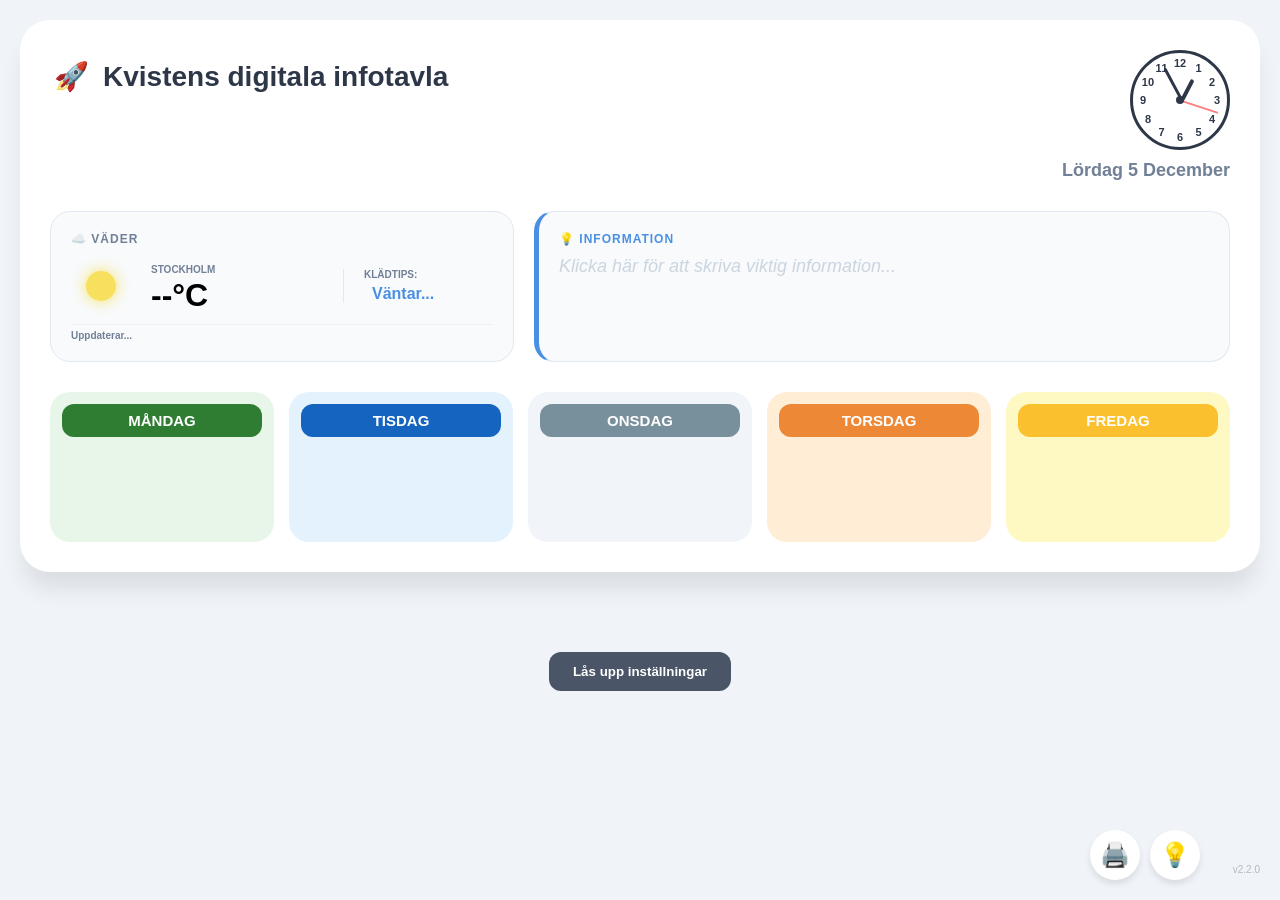
<file: Index1.html>
<!DOCTYPE html>
<html lang="sv">
<head>
    <meta charset="UTF-8">
    <meta name="viewport" content="width=device-width, initial-scale=1.0, maximum-scale=1.0, user-scalable=no">
    <title>Kvistens digitala infotavla v2.2.0</title>
    <style>
        :root {
            --bg-main: #f0f4f8;
            --text-main: #1a202c;
            --text-muted: #718096;
            --accent: #4a90e2;
            --success: #48bb78;
            --error: #fc8181;
            --warning: #f6e05e;
            
            /* Färger för veckodagar */
            --color-mandag-bg: #e8f5e9; --color-mandag: #2e7d32;
            --color-tisdag-bg: #e3f2fd; --color-tisdag: #1565c0;
            --color-onsdag-bg: #f1f5f9; --color-onsdag: #78909c;
            --color-torsdag-bg: #ffedd5; --color-torsdag: #ed8936;
            --color-fredag-bg: #fef9c3; --color-fredag: #fbc02d;
        }

        * { box-sizing: border-box; margin: 0; padding: 0; font-family: 'Inter', sans-serif; }
        body { background-color: var(--bg-main); padding: 20px; display: flex; flex-direction: column; align-items: center; min-height: 100vh; position: relative; }

        .tavla {
            width: 100%; max-width: 1300px; background: white; border-radius: 30px;
            padding: 30px; box-shadow: 0 20px 25px -5px rgba(0, 0, 0, 0.1);
            margin-bottom: 70px; position: relative;
        }

        /* Fixerade knappar i hörnen */
        .wake-lock-indicator, .print-btn {
            position: fixed; bottom: 20px; background: white; border: none; border-radius: 50%;
            width: 50px; height: 50px; display: flex; align-items: center; justify-content: center;
            cursor: pointer; font-size: 24px; transition: all 0.2s;
            box-shadow: 0 4px 6px rgba(0,0,0,0.1); z-index: 1000;
        }
        .wake-lock-indicator { right: 80px; }
        .print-btn { right: 140px; }
        .wake-lock-indicator:active, .print-btn:active { transform: scale(0.9); }

        .header { display: flex; justify-content: space-between; align-items: flex-start; margin-bottom: 30px; }
        .huvud-rubrik { font-size: 28px; font-weight: 800; color: #2d3748; display: flex; align-items: center; gap: 10px; margin-top: 10px; }
        
        .clock-section { display: flex; flex-direction: column; align-items: flex-end; gap: 10px; }
        .analog-clock { width: 100px; height: 100px; border: 3px solid #2d3748; border-radius: 50%; position: relative; background: white; flex-shrink: 0; }
        .clock-number { position: absolute; width: 100%; height: 100%; text-align: center; font-size: 11px; font-weight: 900; color: #2d3748; padding: 4px; }
        .n1 { transform: rotate(30deg); } .n1 span { display: block; transform: rotate(-30deg); }
        .n2 { transform: rotate(60deg); } .n2 span { display: block; transform: rotate(-60deg); }
        .n3 { transform: rotate(90deg); } .n3 span { display: block; transform: rotate(-90deg); }
        .n4 { transform: rotate(120deg); } .n4 span { display: block; transform: rotate(-120deg); }
        .n5 { transform: rotate(150deg); } .n5 span { display: block; transform: rotate(-150deg); }
        .n6 { transform: rotate(180deg); } .n6 span { display: block; transform: rotate(-180deg); }
        .n7 { transform: rotate(210deg); } .n7 span { display: block; transform: rotate(-210deg); }
        .n8 { transform: rotate(240deg); } .n8 span { display: block; transform: rotate(-240deg); }
        .n9 { transform: rotate(270deg); } .n9 span { display: block; transform: rotate(-270deg); }
        .n10 { transform: rotate(300deg); } .n10 span { display: block; transform: rotate(-300deg); }
        .n11 { transform: rotate(330deg); } .n11 span { display: block; transform: rotate(-330deg); }
        .n12 { transform: rotate(0deg); } .n12 span { display: block; transform: rotate(0deg); }

        .hand { position: absolute; bottom: 50%; left: 50%; transform-origin: bottom; background: #2d3748; border-radius: 4px; }
        .hour-hand { width: 4px; height: 25%; z-index: 3; }
        .min-hand { width: 3px; height: 38%; z-index: 2; }
        .sec-hand { width: 1.5px; height: 42%; background: var(--error); z-index: 1; }
        .center-dot { position: absolute; top: 50%; left: 50%; width: 8px; height: 8px; background: #2d3748; border-radius: 50%; transform: translate(-50%, -50%); z-index: 4; }

        #datum { font-size: 18px; font-weight: 700; color: var(--text-muted); text-transform: capitalize; text-align: right; }

        .top-grid { display: grid; grid-template-columns: 1fr; gap: 20px; margin-bottom: 30px; }
        @media (min-width: 768px) { .top-grid { grid-template-columns: 1.2fr 1.8fr; } }

        .glass-card { background: #f8fafc; border-radius: 20px; padding: 20px; border: 1px solid #e2e8f0; position: relative; min-height: 120px; }
        .sektions-titel { font-size: 12px; font-weight: 800; color: var(--text-muted); text-transform: uppercase; letter-spacing: 1px; margin-bottom: 10px; display: flex; align-items: center; gap: 8px; }
        #vader-status { font-size: 10px; font-weight: 700; color: var(--text-muted); margin-top: 8px; display: block; border-top: 1px solid #edf2f7; padding-top: 5px; }

        #info-texten { font-weight: 500; font-size: 18px; outline: none; min-height: 1.2em; color: var(--text-main); }
        #info-texten:empty:before { content: attr(data-placeholder); color: #cbd5e0; font-style: italic; font-weight: 400; cursor: text; }

        /* Animerade väderikoner */
        .weather-icon-container { width: 60px; height: 60px; position: relative; display: flex; align-items: center; justify-content: center; }
        .anim-sun { width: 30px; height: 30px; background: #f6e05e; border-radius: 50%; box-shadow: 0 0 15px #f6e05e; animation: spin 20s linear infinite; position: relative; }
        @keyframes spin { 100% { transform: rotate(360deg); } }
        .anim-cloud { width: 35px; height: 15px; background: #cbd5e0; border-radius: 10px; position: absolute; animation: float 4s ease-in-out infinite; }
        .anim-cloud::before { content: ''; width: 18px; height: 18px; background: #cbd5e0; border-radius: 50%; position: absolute; top: -10px; left: 5px; }
        .anim-cloud::after { content: ''; width: 22px; height: 22px; background: #cbd5e0; border-radius: 50%; position: absolute; top: -14px; right: 5px; }
        @keyframes float { 0%, 100% { transform: translateY(0); } 50% { transform: translateY(-4px); } }
        .anim-rain-drop { width: 2px; height: 6px; background: #4a90e2; position: absolute; bottom: -10px; opacity: 0; animation: fall 1.2s linear infinite; }
        .drop1 { left: 10px; animation-delay: 0s; }
        .drop2 { left: 20px; animation-delay: 0.4s; }
        .drop3 { left: 28px; animation-delay: 0.8s; }
        @keyframes fall { 0% { transform: translateY(-10px); opacity: 0; } 50% { opacity: 1; } 100% { transform: translateY(10px) opacity: 0; } }
        .anim-snow-flake { font-size: 10px; color: #a5f3fc; position: absolute; bottom: -10px; opacity: 0; animation: flake-fall 2s linear infinite; }
        .flake1 { left: 8px; animation-delay: 0s; }
        .flake2 { left: 22px; animation-delay: 0.7s; }
        @keyframes flake-fall { 0% { transform: translateY(-10px) translateX(0); opacity: 0; } 50% { opacity: 1; transform: translateY(0px) translateX(3px); } 100% { transform: translateY(10px) translateX(-3px) opacity: 0; } }
        .anim-bolt { font-size: 16px; color: #fbbf24; position: absolute; bottom: -12px; left: 14px; animation: flash 1.5s ease-in-out infinite; }
        @keyframes flash { 0%, 100% { opacity: 0; } 50% { opacity: 1; } }

        .schema-grid { display: grid; grid-template-columns: 1fr; gap: 15px; align-items: start; }
        @media (min-width: 1024px) { .schema-grid { grid-template-columns: repeat(5, 1fr); } }

        .dag-kolumn { display: flex; flex-direction: column; gap: 12px; padding: 12px; border-radius: 20px; min-height: 150px; }
        #col-mandag { background-color: var(--color-mandag-bg); }
        #col-tisdag { background-color: var(--color-tisdag-bg); }
        #col-onsdag { background-color: var(--color-onsdag-bg); }
        #col-torsdag { background-color: var(--color-torsdag-bg); }
        #col-fredag { background-color: var(--color-fredag-bg); }

        .dag-kolumn.idag { border: 2px solid var(--accent); box-shadow: 0 10px 15px -3px rgba(0, 0, 0, 0.1); }
        .dag-rubrik { font-size: 15px; font-weight: 800; padding: 8px; border-radius: 12px; text-align: center; color: white; text-transform: uppercase; }
        .mandag-r { background-color: var(--color-mandag); }
        .tisdag-r { background-color: var(--color-tisdag); }
        .onsdag-r { background-color: var(--color-onsdag); }
        .torsdag-r { background-color: var(--color-torsdag); }
        .fredag-r { background-color: var(--color-fredag); }

        .aktivitets-lista { display: flex; flex-direction: column; gap: 10px; min-height: 50px; }
        
        .aktivitet-kort { 
            background: white; border-radius: 15px; padding: 16px 12px 12px 12px; position: relative; 
            box-shadow: 0 4px 6px rgba(0,0,0,0.05); cursor: pointer; 
            transition: transform 0.3s cubic-bezier(0.34, 1.56, 0.64, 1), box-shadow 0.3s ease, border-color 0.2s; 
            border: 2px solid transparent; overflow: hidden;
        }
        .aktivitet-kort.dragging { opacity: 0.4; }
        
        /* Tidsväljare i veckovyn */
        .aktivitet-tid-wrapper {
            position: absolute; top: 6px; left: 8px; display: none; align-items: center; gap: 4px;
            background: #f1f5f9; padding: 2px 8px; border-radius: 6px; font-size: 11px; font-weight: 700; color: var(--text-muted);
        }
        .admin-active .aktivitet-tid-wrapper { display: flex; }
        
        .aktivitet-tid-input {
            display: none; border: none; background: transparent; font-size: 11px; font-weight: 700; color: var(--text-muted);
            width: 65px; outline: none; font-family: sans-serif; padding-right: 2px;
        }
        .admin-active .aktivitet-tid-input { display: inline-block; }
        .aktivitet-tid-text { font-size: 11px; font-weight: 700; color: var(--text-muted); display: none; }

        /* Dynamisk analog klocka för fokusläget */
        .fokus-klock-container { display: none; flex-direction: column; align-items: center; gap: 10px; margin-bottom: 20px; margin-top: 10px; }
        .aktivitet-kort.fokus-läge.har-tid .fokus-klock-container { display: flex; }

        /* Visuell nedräkningslinje för fokusläge */
        .fokus-timer-bar {
            display: none; position: absolute; bottom: 0; left: 0; height: 5px;
            background: var(--error); width: 100%; transform-origin: left;
        }
        .aktivitet-kort.fokus-läge .fokus-timer-bar { display: block; }

        /* Redigerbar ikon */
        .aktivitet-ikon-badge { font-size: 32px; text-align: center; margin-bottom: 4px; transition: font-size 0.3s ease; display: block; border-radius: 8px; outline: none; }
        .admin-active .aktivitet-ikon-badge:hover { background: #f1f5f9; cursor: text; }

        .aktivitet-namn { font-weight: 700; text-align: center; font-size: 16px; margin-bottom: 6px; outline: none; color: #1a202c; transition: font-size 0.3s ease; }

        .grupper-container { display: flex; flex-wrap: wrap; justify-content: center; gap: 6px; pointer-events: none; }
        .grupp-tag { font-size: 10px; font-weight: 800; background: #e2e8f0; color: #2d3748; padding: 3px 9px; border-radius: 10px; text-transform: uppercase; display: flex; align-items: center; gap: 4px; border: 1px solid #cbd5e0; transition: all 0.2s; pointer-events: auto; }
        .admin-active .grupp-tag:hover { background: var(--error); color: white; border-color: #fca5a5; transform: scale(0.9); cursor: pointer; }

        /* Fokus-läge & Modaler */
        .aktivitet-kort.fokus-läge, .custom-modal-kort {
            position: fixed;
            top: 50%;
            left: 50%;
            transform: translate(-50%, -50%);
            z-index: 2000;
            width: 440px;
            padding: 30px;
            border-radius: 25px;
            background: white;
            box-shadow: 0 30px 60px -12px rgba(0, 0, 0, 0.3);
            border: 2px solid var(--accent);
            animation: zoomInKort 0.3s cubic-bezier(0.34, 1.56, 0.64, 1) forwards;
        }

        .custom-modal-kort { display: none; flex-direction: column; align-items: center; text-align: center; }
        .custom-modal-kort h2 { font-size: 22px; font-weight: 800; color: #2d3748; margin-bottom: 15px; }

        .modal-input {
            width: 100%; padding: 12px; font-size: 16px; border: 2px solid #e2e8f0; border-radius: 12px;
            margin-bottom: 20px; outline: none; text-align: center; font-weight: 600; transition: border-color 0.2s;
        }
        .modal-input:focus { border-color: var(--accent); }

        .modal-btn-container { display: flex; gap: 10px; width: 100%; }
        .modal-btn {
            flex: 1; padding: 12px; font-size: 14px; font-weight: 700; border: none; border-radius: 12px;
            cursor: pointer; text-transform: uppercase; transition: transform 0.1s;
        }
        .modal-btn:active { transform: scale(0.98); }

        /* Inställningar för tidsvisning i fokusläge */
        .aktivitet-kort.fokus-läge .aktivitet-tid-wrapper { 
            display: flex !important; position: absolute; top: 20px; left: 20px; padding: 4px 12px; border-radius: 10px; 
            gap: 4px; background: #e2e8f0; box-shadow: inset 0 2px 4px rgba(0,0,0,0.05);
        }
        body:not(.admin-active) .aktivitet-kort.fokus-läge .aktivitet-tid-wrapper { display: none !important; }
        .admin-active .aktivitet-kort.fokus-läge .aktivitet-tid-wrapper { display: flex !important; }

        .aktivitet-kort.fokus-läge .aktivitet-tid-wrapper span { font-size: 13px; color: #2d3748; }
        .aktivitet-kort.fokus-läge .aktivitet-tid-text { font-size: 13px; color: #2d3748; font-weight: 800; display: inline-block !important; }
        .aktivitet-kort.fokus-läge .aktivitet-tid-input { font-size: 13px; color: #2d3748; width: 75px; padding-right: 2px; }
        .admin-active .aktivitet-kort.fokus-läge .aktivitet-tid-text { display: none !important; }
        
        .aktivitet-kort.fokus-läge .aktivitet-ikon-badge { font-size: 80px; margin-bottom: 10px; }
        .aktivitet-kort.fokus-läge .aktivitet-namn { font-size: 32px; margin-bottom: 20px; }
        .aktivitet-kort.fokus-läge .grupp-tag { font-size: 14px; padding: 6px 14px; border-radius: 15px; gap: 6px; }

        @keyframes zoomInKort {
            from { transform: translate(-50%, -50%) scale(0.7); opacity: 0; }
            to { transform: translate(-50%, -50%) scale(1); opacity: 1; }
        }

        .fokus-overlay {
            display: none; position: fixed; top: 0; left: 0; width: 100%; height: 100%;
            background: rgba(15, 23, 42, 0.25); backdrop-filter: blur(10px); -webkit-backdrop-filter: blur(10px);
            z-index: 1999; cursor: pointer; animation: fadeInOverlay 0.2s ease forwards;
        }
        @keyframes fadeInOverlay { from { opacity: 0; } to { opacity: 1; } }
        
        body.kort-fokus-aktiv .fokus-overlay { display: block; }

        .lagg-till-btn { display: none; background: rgba(255,255,255,0.85); border: 2px dashed #cbd5e0; padding: 12px; border-radius: 14px; font-weight: 800; cursor: pointer; color: #4a5568; font-size: 12px; margin-top: 5px; text-transform: uppercase; }
        .admin-panel { display: none; margin-top: 20px; background: #2d3748; color: white; padding: 25px; border-radius: 20px; width: 100%; max-width: 1300px; }
        .admin-grid { display: grid; grid-template-columns: 1fr; gap: 20px; }
        @media (min-width: 1024px) { .admin-grid { grid-template-columns: 1fr 1fr 1fr; } }
        .admin-col { background: #3a4759; padding: 15px; border-radius: 15px; }
        .admin-btn-main { background: #4a5568; color: white; padding: 12px 24px; border-radius: 12px; font-weight: 600; border: none; cursor: pointer; margin-top: 10px; }
        
        /* Radera-knapp */
        .radera-btn { 
            display: none; position: absolute; top: 6px; right: 6px; background: #fee2e2; color: #ef4444; 
            border-radius: 10px; width: 28px; height: 28px; border: 1px solid #fca5a5; align-items: center; 
            justify-content: center; z-index: 10; cursor: pointer; font-size: 14px; transition: all 0.2s ease;
        }
        .radera-btn:hover { background: #ef4444; color: white; border-color: #ef4444; transform: scale(1.05); }

        .klad-regel { background: #2d3748; padding: 10px; border-radius: 10px; margin-bottom: 8px; display: grid; grid-template-columns: 50px 1fr 40px 30px; gap: 5px; align-items: center; }
        .klad-regel input { background: #4a5568; border: none; color: white; padding: 5px; border-radius: 5px; font-size: 12px; width: 100%; }

        .version-tag { position: fixed; bottom: 25px; right: 20px; font-size: 10px; color: var(--text-muted); opacity: 0.5; }

        /* Utskriftsregler */
        @media print {
            body { background: white; padding: 0; margin: 0; min-height: auto; }
            .wake-lock-indicator, .print-btn, #adminBtn, #panel, .fokus-overlay, .custom-modal-kort, .version-tag, .fokus-klock-container, .fokus-timer-bar { display: none !important; }
            .header, .top-grid { display: none !important; }
            .tavla { box-shadow: none !important; padding: 0 !important; margin: 0 !important; max-width: 100% !important; width: 100% !important; border-radius: 0 !important; }
            .schema-grid { display: grid !important; grid-template-columns: repeat(5, 1fr) !important; gap: 10px !important; width: 100% !important; }
            .lagg-till-btn, .radera-btn { display: none !important; }
            .dag-kolumn { -webkit-print-color-adjust: exact !important; print-color-adjust: exact !important; min-height: auto !important; padding: 10px !important; border-radius: 15px !important; }
            .dag-rubrik { -webkit-print-color-adjust: exact !important; print-color-adjust: exact !important; font-size: 14px !important; }
            .aktivitet-kort { box-shadow: none !important; border: 1px solid #cbd5e0 !important; page-break-inside: avoid; padding-top: 12px !important; }
            .aktivitet-tid-wrapper { display: none !important; }
            .grupp-tag { -webkit-print-color-adjust: exact !important; print-color-adjust: exact !important; border: 1px solid #cbd5e0 !important; }
            @page { size: landscape; margin: 10mm; }
        }
    </style>
</head>
<body>

<div class="fokus-overlay" onclick="stängAllaModalerOchFokus()"></div>

<div id="admin-login-modal" class="custom-modal-kort">
    <div style="font-size: 50px; margin-bottom: 10px;">🔒</div>
    <h2>Ange lösenord</h2>
    <input type="password" id="modal-pwd-field" class="modal-input" placeholder="Skriv lösenord här...">
    <div class="modal-btn-container">
        <button class="modal-btn" style="background:#cbd5e0; color:#4a5568;" onclick="stängAllaModalerOchFokus()">Avbryt</button>
        <button class="modal-btn" style="background:var(--accent); color:white;" onclick="verifieraLösenordModal()">Lås upp</button>
    </div>
</div>

<div id="admin-error-modal" class="custom-modal-kort" style="border-color: var(--error);">
    <div style="font-size: 50px; margin-bottom: 10px;">❌</div>
    <h2 style="color: var(--error);">Fel lösenord!</h2>
    <p style="color: var(--text-muted); margin-bottom: 20px; font-weight: 500;">Det angivna lösenordet är felaktigt. Försök igen.</p>
    <button class="modal-btn" style="background:var(--error); color:white; width: 100%;" onclick="öppnaLoginModaligen()">Försök igen</button>
</div>

<div class="tavla">
    <div class="header">
        <div class="huvud-rubrik">
            <span id="tavla-ikon" contenteditable="false" onblur="spara()" style="outline: none; border-radius: 8px; padding: 0 4px;">🚀</span> 
            <div id="tavla-titel" onblur="spara()">Kvistens digitala infotavla</div>
        </div>
        <div class="clock-section">
            <div class="analog-clock" id="analogClock">
                <div class="center-dot"></div>
                <div class="hand hour-hand" id="hour-hand"></div>
                <div class="hand min-hand" id="min-hand"></div>
                <div class="hand sec-hand" id="sec-hand"></div>
            </div>
            <div id="datum">Laddar...</div>
        </div>
    </div>

    <div class="top-grid">
        <div class="glass-card">
            <div class="sektions-titel">☁️ Väder</div>
            <div style="display:flex; align-items:center; gap:20px; flex-wrap: wrap;">
                <div class="weather-icon-container" id="vader-container-box">
                    <div class="anim-sun"></div>
                </div>
                <div class="vader-grad-container">
                    <span id="stads-namn-visning" style="font-size: 10px; font-weight: 800; color: var(--text-muted); text-transform: uppercase;">LADDAR...</span>
                    <div id="vader-temp" style="font-size: 32px; font-weight: 800;">--°C</div>
                </div>
                <div style="border-left: 1px solid #e2e8f0; padding-left: 20px; margin-left: auto; min-width: 150px;">
                    <div style="font-size: 10px; font-weight: 800; color: var(--text-muted);">KLÄDTIPS:</div>
                    <div style="display:flex; align-items:center; gap:8px; margin-top:5px;">
                        <span id="klader-ikon" style="font-size: 24px;"></span>
                        <div id="klader-text" style="font-weight: 700; color: var(--accent); font-size: 16px;">Väntar...</div>
                    </div>
                </div>
            </div>
            <span id="vader-status">Uppdaterar...</span>
        </div>

        <div class="glass-card" style="border-left: 5px solid var(--accent);">
            <div class="sektions-titel" style="color: var(--accent);">💡 Information</div>
            <div id="info-texten" contenteditable="false" onblur="spara()" data-placeholder="Klicka här för att skriva viktig information..."></div>
        </div>
    </div>

    <div class="schema-grid">
        <div class="dag-kolumn" id="col-mandag"><div class="dag-rubrik mandag-r">Måndag</div><div class="aktivitets-lista" id="lista-mandag" data-dag="mandag" ondragover="allowDrop(event)" ondrop="handleDrop(event)"></div><button class="lagg-till-btn" onclick="skapaKort('mandag', '')">+ Ny aktivitet</button></div>
        <div class="dag-kolumn" id="col-tisdag"><div class="dag-rubrik tisdag-r">Tisdag</div><div class="aktivitets-lista" id="lista-tisdag" data-dag="tisdag" ondragover="allowDrop(event)" ondrop="handleDrop(event)"></div><button class="lagg-till-btn" onclick="skapaKort('tisdag', '')">+ Ny aktivitet</button></div>
        <div class="dag-kolumn" id="col-onsdag"><div class="dag-rubrik onsdag-r">Onsdag</div><div class="aktivitets-lista" id="lista-onsdag" data-dag="onsdag" ondragover="allowDrop(event)" ondrop="handleDrop(event)"></div><button class="lagg-till-btn" onclick="skapaKort('onsdag', '')">+ Ny aktivitet</button></div>
        <div class="dag-kolumn" id="col-torsdag"><div class="dag-rubrik torsdag-r">Torsdag</div><div class="aktivitets-lista" id="lista-torsdag" data-dag="torsdag" ondragover="allowDrop(event)" ondrop="handleDrop(event)"></div><button class="lagg-till-btn" onclick="skapaKort('torsdag', '')">+ Ny aktivitet</button></div>
        <div class="dag-kolumn" id="col-fredag"><div class="dag-rubrik fredag-r">Fredag</div><div class="aktivitets-lista" id="lista-fredag" data-dag="fredag" ondragover="allowDrop(event)" ondrop="handleDrop(event)"></div><button class="lagg-till-btn" onclick="skapaKort('fredag', '')">+ Ny aktivitet</button></div>
    </div>
</div>

<button class="print-btn" onclick="window.print()" title="Skriv ut veckoschema">🖨️</button>
<button class="wake-lock-indicator" onclick="requestWakeLock()" title="Håll skärmen vaken">💡</button>
<button class="admin-btn-main" onclick="visaLoginModal()" id="adminBtn">Lås upp inställningar</button>

<div id="panel" class="admin-panel">
    <div class="admin-grid">
        <div class="admin-col">
            <h3 style="margin-bottom:15px; font-size:14px; color:var(--warning);">👥 GRUPPER</h3>
            <p style="font-size:11px; margin-bottom:10px; opacity:0.8;">Markera ett kort i schemat och klicka på en grupp nedan:</p>
            <div style="display:flex; flex-wrap:wrap; gap:8px;">
                <button onclick="laggTillGruppValt('PLANETER')" class="grupp-tag">🪐 PLANETER</button>
                <button onclick="laggTillGruppValt('SOLAR')" class="grupp-tag">☀️ SOLAR</button>
                <button onclick="laggTillGruppValt('GALAXER')" class="grupp-tag">🌀 GALAXER</button>
                <button onclick="laggTillGruppValt('MÅNAR')" class="grupp-tag">🌙 MÅNAR</button>
                <button onclick="laggTillGruppValt('STJÄRNOR')" class="grupp-tag">⭐ STJÄRNOR</button>
                <button onclick="laggTillGruppValt('KOMETER')" class="grupp-tag">☄️ KOMETER</button>
                <button onclick="laggTillGruppValt('ALLA')" class="grupp-tag" style="background:var(--accent); color:white;">🌍 ALLA</button>
            </div>
            <button class="admin-btn-main" style="width:100%; background:var(--error); margin-top:20px;" onclick="if(confirm('Rensa ALLT?')) { localStorage.clear(); location.reload(); }">Nollställ tavla</button>
        </div>

        <div class="admin-col">
            <h3 style="margin-bottom:15px; font-size:14px; color:var(--warning);">🧥 BASREGLER FOR KLÄDER (°C)</h3>
            <div id="klader-editor-container"></div>
            <button class="admin-btn-main" style="width:100%; background:var(--success);" onclick="laggTillRegel()">+ Ny basregel</button>
        </div>

        <div class="admin-col">
            <h3 style="margin-bottom:15px; font-size:14px; color:var(--warning);">⚙️ SYSTEM</h3>
            <label style="font-size:11px; font-weight:bold;">TITEL PÅ TAVLAN:</label>
            <input type="text" id="titel-input" style="width:100%; padding:8px; margin:5px 0 15px 0; border-radius:5px; border:none;" oninput="document.getElementById('tavla-titel').innerText = this.value; spara();">
            
            <label style="font-size:11px; font-weight:bold;">STAD (VÄDER):</label>
            <input type="text" id="vader-stad-input" style="width:100%; padding:8px; margin:5px 0; border-radius:5px; border:none;" placeholder="T.ex. Stockholm">
            <button class="admin-btn-main" style="width:100%; background:var(--accent);" onclick="setVaderPos()" id="vader-sok-btn">Sök stad</button>
        </div>
    </div>
    
    <div style="margin-top: 25px; border-top: 1px solid rgba(255,255,255,0.1); padding-top: 20px; display: flex; justify-content: center;">
        <button class="admin-btn-main" style="background: var(--success); width: 100%; max-width: 400px; font-size: 16px; padding: 15px;" onclick="stangAdmin()">💾 SPARA & STÄNG</button>
    </div>
</div>

<div class="version-tag">v2.2.0</div>

<script>
    const LOSENORD = "skola123";
    let isAdmin = false;
    let valtKort = null;
    let draggedElement = null;
    let inzoomatKort = null;
    
    let fokusTimer = null;
    let fokusAnimationsTimer = null;
    const FOKUS_TID_MS = 20000;

    let kladRegler = [
        { min: -50, text: "Jacka på!", ikon: "🧥" },
        { min: 10, text: "Långärmad tröja", ikon: "👕" },
        { min: 15, text: "Bara t-shirt går bra", ikon: "👕" }
    ];

    const ikonKarta = {
        'bad': '🏊', 'simma': '🏊', 'gympa': '👟', 'idrott': '⚽', 'fotboll': '⚽', 'lek': '🛝',
        'mellis': '🍎', 'fika': '🍪', 'mat': '🍴', 'lunch': '🍱', 'skog': '🌲', 'ut': '🌳',
        'pyssel': '🎨', 'rita': '🖍️', 'skapa': '✂️', 'film': '🎬', 'bio': '🍿', 'spel': '🎲',
        'ipad': '📱', 'dator': '💻', 'läsa': '📚', 'biblo': '📖', 'musik': '🎵', 'dans': '💃',
        'utflykt': '🚌', 'tåg': '🚂', 'vila': '🧘'
    };

    const gruppIkonMappning = { 'PLANETER': '🪐', 'SOLAR': '☀️', 'GALAXER': '🌀', 'MÅNAR': '🌙', 'STJÄRNOR': '⭐', 'KOMETER': '☄️', 'ALLA': '🌍' };
    const dagar = ['mandag', 'tisdag', 'onsdag', 'torsdag', 'fredag'];

    async function requestWakeLock() {
        if ('wakeLock' in navigator) {
            try { await navigator.wakeLock.request('screen'); } catch (err) { }
        }
    }

    function createClockNumbers(clockElement) {
        clockElement.querySelectorAll('.clock-number').forEach(n => n.remove());
        for (let i = 1; i <= 12; i++) {
            const numDiv = document.createElement('div');
            numDiv.className = `clock-number n${i}`;
            numDiv.innerHTML = `<span>${i}</span>`;
            clockElement.appendChild(numDiv);
        }
    }

    function updateClock() {
        const now = new Date();
        const s = now.getSeconds(); const m = now.getMinutes(); const h = now.getHours();
        document.getElementById('sec-hand').style.transform = `rotate(${(s/60)*360}deg)`;
        document.getElementById('min-hand').style.transform = `rotate(${((m/60)*360)+((s/60)*6)}deg)`;
        document.getElementById('hour-hand').style.transform = `rotate(${((h/12)*360)+((m/60)*30)}deg)`;
        document.getElementById('datum').innerText = now.toLocaleDateString('sv-SE', {weekday:'long', day:'numeric', month:'long'});
    }

    function stallInKortKlocka(tidVarde, kort) {
        const hHand = kort.querySelector('.fokus-hour-hand');
        const mHand = kort.querySelector('.fokus-min-hand');
        const dText = kort.querySelector('.fokus-digital-tid');
        
        if (!tidVarde || tidVarde === "") {
            if(dText) dText.innerText = "--:--";
            return;
        }

        if(dText) dText.innerText = tidVarde;
        const delar = tidVarde.split(':');
        const timmar = parseInt(delar[0], 10);
        const minuter = parseInt(delar[1], 10);

        const minuterGrader = (minuter / 60) * 360;
        const timmarGrader = ((timmar % 12) / 12) * 360 + (minuter / 60) * 30;

        if(hHand) hHand.style.transform = `rotate(${timmarGrader}deg)`;
        if(mHand) mHand.style.transform = `rotate(${minuterGrader}deg)`;
    }

    async function setVaderPos() {
        const stad = document.getElementById('vader-stad-input').value;
        const btn = document.getElementById('vader-sok-btn');
        if(!stad) return;
        btn.disabled = true;
        let punkter = 0;
        const interval = setInterval(() => { punkter = (punkter + 1) % 4; btn.innerText = "Söker" + ".".repeat(punkter); }, 300);

        try {
            const res = await fetch(`https://geocoding-api.open-meteo.com/v1/search?name=${stad}&count=1&language=sv&format=json`);
            const data = await res.json();
            clearInterval(interval);
            if(data.results && data.results.length > 0) {
                const stadData = data.results[0];
                localStorage.setItem('v-lat', stadData.latitude);
                localStorage.setItem('v-lon', stadData.longitude);
                localStorage.setItem('v-stad', stadData.name);
                btn.style.background = "var(--success)"; btn.innerText = "✅ Stad sparad!";
                hamtaVaderData();
                setTimeout(() => { btn.style.background = "var(--accent)"; btn.innerText = "Sök stad"; btn.disabled = false; }, 2000);
            } else {
                btn.style.background = "var(--error)"; btn.innerText = "❌ Hittade inte stad";
                setTimeout(() => { btn.style.background = "var(--accent)"; btn.innerText = "Sök stad"; btn.disabled = false; }, 2000);
            }
        } catch(e) { clearInterval(interval); btn.style.background = "var(--error)"; btn.innerText = "❌ Fel vid sökning"; btn.disabled = false; }
    }

    function byggAnimeradIkon(code) {
        const container = document.getElementById('vader-container-box');
        container.innerHTML = "";
        if (code === 0) { container.innerHTML = '<div class="anim-sun"></div>'; }
        else if (code >= 1 && code <= 3) { container.innerHTML = '<div class="anim-sun" style="left: -10px; top: -10px;"></div><div class="anim-cloud" style="bottom: 15px; right: 10px;"></div>'; }
        else if (code >= 51 && code <= 67) { container.innerHTML = '<div class="anim-cloud"></div><div class="anim-rain-drop drop1"></div><div class="anim-rain-drop drop2"></div><div class="anim-rain-drop drop3"></div>'; }
        else if (code >= 71 && code <= 77) { container.innerHTML = '<div class="anim-cloud"></div><div class="anim-snow-flake flake1">❄</div><div class="anim-snow-flake flake2">❄</div>'; }
        else if (code >= 80 && code <= 82) { container.innerHTML = '<div class="anim-sun" style="left: -12px; top: -12px;"></div><div class="anim-cloud" style="bottom: 12px; right: 8px;"></div><div class="anim-rain-drop drop1" style="left:20px;"></div><div class="anim-rain-drop drop2" style="left:30px;"></div>'; }
        else if (code >= 95) { container.innerHTML = '<div class="anim-cloud" style="background:#4a5568;"></div><div class="anim-bolt">⚡</div>'; }
        else { container.innerHTML = '<div class="anim-cloud"></div>'; }
    }

    async function hamtaVaderData() {
        const lat = localStorage.getItem('v-lat') || 59.32;
        const lon = localStorage.getItem('v-lon') || 18.06;
        const stadNamn = localStorage.getItem('v-stad') || "Stockholm";
        document.getElementById('stads-namn-visning').innerText = stadNamn.toUpperCase();
        try {
            const res = await fetch(`https://api.open-meteo.com/v1/forecast?latitude=${lat}&longitude=${lon}&current_weather=true`);
            const data = await res.json();
            const w = data.current_weather; const temp = Math.round(w.temperature);
            document.getElementById('vader-temp').innerText = temp + "°C";
            byggAnimeradIkon(w.weathercode);

            const sorteradeRegler = [...kladRegler].sort((a, b) => b.min - a.min);
            const matchadRegel = sorteradeRegler.find(r => temp >= r.min) || sorteradeRegler[sorteradeRegler.length - 1];
            let bastext = matchadRegel.text; let basikon = matchadRegel.ikon;
            
            if (w.weathercode >= 51 && w.weathercode <= 67 || w.weathercode >= 80 && w.weathercode <= 82) {
                if (temp >= 15) { bastext = "T-shirt (Ta med regnjacka / paraply!)"; basikon = "🌧️"; }
                else if (temp >= 10) { bastext = "Skaljacka & överdragsbyxor"; basikon = "🌧️"; }
                else { bastext = "Fodrade regnkläder & stövlar!"; basikon = "👢"; }
            } else if (w.weathercode >= 71 && w.weathercode <= 77) {
                bastext = "Jacka på! (Det snöar! ☃️ Vantar rekommenderas)"; basikon = "🧣";
            }
            document.getElementById('klader-text').innerText = bastext;
            document.getElementById('klader-ikon').innerText = basikon;
            document.getElementById('vader-status').innerText = "🕒 Uppdaterat " + new Date().toLocaleTimeString('sv-SE', {hour:'2-digit', minute:'2-digit'});
        } catch(e) { }
    }

    function laddaKladEditor() {
        const container = document.getElementById('klader-editor-container');
        container.innerHTML = "";
        kladRegler.sort((a,b) => a.min - b.min).forEach((regel, index) => {
            const div = document.createElement('div'); div.className = 'klad-regel';
            div.innerHTML = `<input type="number" value="${regel.min}" onchange="uppdateraRegel(${index}, 'min', this.value)"><input type="text" value="${regel.text}" onchange="uppdateraRegel(${index}, 'text', this.value)"><input type="text" value="${regel.ikon}" onchange="uppdateraRegel(${index}, 'ikon', this.value)"><button onclick="taBortRegel(${index})" style="background:none; border:none; color:var(--error); font-weight:bold;">✕</button>`;
            container.appendChild(div);
        });
    }

    function uppdateraRegel(index, felt, v) { if(felt === 'min') kladRegler[index].min = parseFloat(v); else kladRegler[index][felt] = v; spara(); }
    function taBortRegel(index) { kladRegler.splice(index, 1); laddaKladEditor(); spara(); }
    function laggTillRegel() { kladRegler.push({ min: 10, text: "Ny basregel", ikon: "🧥" }); laddaKladEditor(); spara(); }

    function allowDrop(ev) { ev.preventDefault(); }

    function handleDrop(ev) {
        ev.preventDefault();
        const list = ev.currentTarget;
        const targetDag = list.getAttribute('data-dag');
        const afterElement = getDragAfterElement(list, ev.clientY);
        if (afterElement == null) { list.appendChild(draggedElement); } else { list.insertBefore(draggedElement, afterElement); }
        draggedElement.onDragstartUpdateDag(targetDag);
        spara();
    }

    function getDragAfterElement(container, y) {
        const draggableElements = [...container.querySelectorAll('.aktivitet-kort:not(.dragging)')];
        return draggableElements.reduce((closest, child) => {
            const box = child.getBoundingClientRect(); const offset = y - box.top - box.height / 2;
            if (offset < 0 && offset > closest.offset) return { offset: offset, element: child }; else return closest;
        }, { offset: Number.NEGATIVE_INFINITY }).element;
    }

    function startaFokusTimer(kort) {
        nollstallFokusTimers();
        if (isAdmin) return;

        const timerBar = kort.querySelector('.fokus-timer-bar');
        if (timerBar) {
            timerBar.style.transition = 'none';
            timerBar.style.transform = 'scaleX(1)';
            timerBar.offsetHeight; 
            timerBar.style.transition = `transform ${FOKUS_TID_MS}ms linear`;
            timerBar.style.transform = 'scaleX(0)';
        }

        fokusTimer = setTimeout(() => {
            stängAllaModalerOchFokus();
        }, FOKUS_TID_MS);
    }

    function nollstallFokusTimers() {
        if (fokusTimer) { clearTimeout(fokusTimer); fokusTimer = null; }
        document.querySelectorAll('.fokus-timer-bar').forEach(bar => {
            bar.style.transition = 'none';
            bar.style.transform = 'scaleX(1)';
        });
    }

    function hanteraKortKlick(kort, event) {
        if (isAdmin) { markera(kort); return; }
        event.stopPropagation();
        
        if (kort.classList.contains('fokus-läge')) {
            startaFokusTimer(kort);
            return;
        }
        
        stängAllaModalerOchFokus();
        inzoomatKort = kort;
        document.body.classList.add('kort-fokus-aktiv');
        kort.classList.add('fokus-läge');
        
        const tidInput = kort.querySelector('.aktivitet-tid-input');
        stallInKortKlocka(tidInput.value, kort);
        
        startaFokusTimer(kort);
    }

    function visaLoginModal() {
        if(!isAdmin) {
            stängAllaModalerOchFokus();
            document.body.classList.add('kort-fokus-aktiv');
            document.getElementById('admin-login-modal').style.display = 'flex';
            const input = document.getElementById('modal-pwd-field');
            input.value = "";
            setTimeout(() => input.focus(), 50);
            input.onkeydown = (e) => { if (e.key === "Enter") verifieraLösenordModal(); };
        }
    }

    function verifieraLösenordModal() {
        const input = document.getElementById('modal-pwd-field');
        if (input.value === LOSENORD) {
            isAdmin = true;
            stängAllaModalerOchFokus();
            document.body.classList.add('admin-active');
            document.getElementById('panel').style.display = "block";
            document.getElementById('adminBtn').style.display = "none";
            document.querySelectorAll('.lagg-till-btn, .radera-btn').forEach(b => b.style.display = 'flex');
            document.querySelectorAll('.aktivitet-namn, #info-texten').forEach(e => e.contentEditable = true);
            
            document.querySelectorAll('.aktivitet-tid-wrapper').forEach(e => { e.style.display = 'flex'; });
            document.querySelectorAll('.aktivitet-tid-input').forEach(e => { e.disabled = false; });
            
            document.querySelectorAll('.aktivitet-ikon-badge').forEach(e => {
                e.contentEditable = true;
                e.setAttribute('data-manual-icon', e.getAttribute('data-custom') || "false");
            });

            // Aktivera redigering av huvudikonen i rubriken
            const headerIkon = document.getElementById('tavla-ikon');
            headerIkon.contentEditable = true;
            headerIkon.style.background = '#f1f5f9';
            headerIkon.title = 'Klicka för att byta emoji';

            laddaKladEditor();
            document.getElementById('titel-input').value = document.getElementById('tavla-titel').innerText;
            document.getElementById('vader-stad-input').value = localStorage.getItem('v-stad') || "Stockholm";
        } else {
            document.getElementById('admin-login-modal').style.display = 'none';
            document.getElementById('admin-error-modal').style.display = 'flex';
        }
    }

    function öppnaLoginModaligen() {
        document.getElementById('admin-error-modal').style.display = 'none';
        document.getElementById('admin-login-modal').style.display = 'flex';
        const input = document.getElementById('modal-pwd-field');
        input.value = "";
        setTimeout(() => input.focus(), 50);
    }

    function stängAllaModalerOchFokus() {
        nollstallFokusTimers();
        if (inzoomatKort) { 
            inzoomatKort.classList.remove('fokus-läge'); 
            inzoomatKort = null; 
        }
        document.getElementById('admin-login-modal').style.display = 'none';
        document.getElementById('admin-error-modal').style.display = 'none';
        document.body.classList.remove('kort-fokus-aktiv');
    }

    function hanteraTidsÄndring(input, textElement, kort) {
        const tidVärde = input.value;
        if (tidVärde && tidVärde !== "") {
            textElement.innerText = tidVärde;
            kort.classList.add('har-tid');
        } else {
            textElement.innerText = "";
            kort.classList.remove('har-tid');
        }
        stallInKortKlocka(tidVärde, kort);
        spara();
    }

    function skapaKort(dag, aktText = "", grupper = [], laddaIkon = null, laddaTid = "") {
        let nuvarandeDag = dag;
        const lista = document.getElementById('lista-' + nuvarandeDag);
        const kort = document.createElement('div');
        kort.className = 'aktivitet-kort';
        kort.draggable = true;
        
        kort.addEventListener('dragstart', (e) => { 
            if(!isAdmin) { e.preventDefault(); return false; } 
            draggedElement = kort; 
            kort.classList.add('dragging'); 
        });
        kort.addEventListener('dragend', () => { kort.classList.remove('dragging'); });
        kort.onDragstartUpdateDag = (nyDag) => { nuvarandeDag = nyDag; };
        kort.onclick = (e) => hanteraKortKlick(kort, e);

        let sparadTid = laddaTid || "";

        kort.innerHTML = `
            <button class="radera-btn" onclick="this.parentElement.remove(); spara(); event.stopPropagation();" style="display:${isAdmin?'flex':'none'}" title="Radera aktivitet">🗑️</button>
            <div class="aktivitet-tid-wrapper">
                <span>🕒</span>
                <input type="time" class="aktivitet-tid-input" value="${sparadTid}" ${isAdmin ? '' : 'disabled'}>
                <span class="aktivitet-tid-text">${sparadTid}</span>
            </div>
            
            <div class="fokus-klock-container">
                <div class="analog-clock" style="width: 130px; height: 130px; border-width: 4px; box-shadow: 0 4px 10px rgba(0,0,0,0.1);">
                    <div class="center-dot" style="width:10px; height:10px;"></div>
                    <div class="hand hour-hand fokus-hour-hand" style="width:5px; height:26%;"></div>
                    <div class="hand min-hand fokus-min-hand" style="width:3.5px; height:40%;"></div>
                </div>
                <div class="fokus-digital-tid" style="font-size: 28px; font-weight: 900; color: #2d3748; background: #f1f5f9; padding: 2px 14px; border-radius: 12px; margin-top: 5px; letter-spacing: 1px;">--:--</div>
            </div>

            <div class="aktivitet-ikon-badge" contenteditable="${isAdmin}">${laddaIkon || '✨'}</div>
            <div class="aktivitet-namn" contenteditable="${isAdmin}">${aktText}</div>
            <div class="grupper-container"></div>
            <div class="fokus-timer-bar"></div>
        `;
        
        const fClock = kort.querySelector('.fokus-klock-container .analog-clock');
        createClockNumbers(fClock);

        const ikonBadge = kort.querySelector('.aktivitet-ikon-badge');
        const namnFalt = kort.querySelector('.aktivitet-namn');
        const tidInput = kort.querySelector('.aktivitet-tid-input');
        const tidText = kort.querySelector('.aktivitet-tid-text');
        
        if (sparadTid !== "") {
            kort.classList.add('har-tid');
        }

        tidInput.addEventListener('input', () => {
            hanteraTidsÄndring(tidInput, tidText, kort);
        });
        tidInput.onclick = (e) => { if(isAdmin) e.stopPropagation(); };

        if (laddaIkon) {
            kort.setAttribute('data-custom', 'true');
            ikonBadge.setAttribute('data-manual-icon', 'true');
        } else {
            uppdateraIkon(aktText, ikonBadge);
        }
        
        namnFalt.onblur = () => { 
            if (ikonBadge.getAttribute('data-manual-icon') !== 'true') {
                uppdateraIkon(namnFalt.innerText, ikonBadge); 
            }
            spara(); 
        };
        namnFalt.onclick = (e) => { if(isAdmin) e.stopPropagation(); };

        ikonBadge.onclick = (e) => { if(isAdmin) e.stopPropagation(); };
        ikonBadge.onblur = () => {
            if (ikonBadge.innerText.trim() === "" || ikonBadge.innerText === "✨") {
                ikonBadge.setAttribute('data-manual-icon', 'false');
                kort.removeAttribute('data-custom');
                uppdateraIkon(namnFalt.innerText, ikonBadge);
            } else {
                ikonBadge.setAttribute('data-manual-icon', 'true');
                kort.setAttribute('data-custom', 'true');
            }
            spara();
        };

        grupper.forEach(g => laggTillGruppTag(kort, g));
        lista.appendChild(kort);
    }

    function uppdateraIkon(text, element) {
        let hittadIkon = '✨'; const t = text.toLowerCase();
        for (let nyckel in ikonKarta) { if (t.includes(nyckel)) { hittadIkon = ikonKarta[nyckel]; break; } }
        element.innerText = hittadIkon;
    }

    function laggTillGruppTag(kort, gruppNamn) {
        const container = kort.querySelector('.grupper-container');
        const existerande = [...container.querySelectorAll('.grupp-tag')].map(t => t.innerText.replace(/[^\wåäöÅÄÖ]/g, '').trim());
        if (existerande.includes(gruppNamn)) return;
        const tag = document.createElement('span');
        tag.className = 'grupp-tag';
        tag.innerHTML = `<span>${gruppIkonMappning[gruppNamn] || '🚀'}</span> ${gruppNamn}`;
        tag.onclick = (e) => { if(isAdmin) { e.stopPropagation(); tag.remove(); spara(); } };
        container.appendChild(tag);
    }

    function laggTillGruppValt(g) { if(valtKort) { laggTillGruppTag(valtKort, g); spara(); } }
    function markera(kort) {
        document.querySelectorAll('.aktivitet-kort').forEach(k => { k.style.borderColor = "transparent"; });
        valtKort = kort; valtKort.style.borderColor = "var(--accent)";
    }
    
    function stangAdmin() { spara(); location.reload(); }

    function spara() {
        const schema = {};
        dagar.forEach(d => {
            schema[d] = [...document.querySelectorAll(`#lista-${d} .aktivitet-kort`)].map(k => ({
                akt: k.querySelector('.aktivitet-namn').innerText,
                grp: [...k.querySelectorAll('.grupp-tag')].map(t => t.innerText.replace(/[^\wåäöÅÄÖ]/g, '').trim()),
                customIkon: k.getAttribute('data-custom') === 'true' ? k.querySelector('.aktivitet-ikon-badge').innerText : null,
                tid: k.querySelector('.aktivitet-tid-input').value
            }));
        });
        localStorage.setItem('schema_v210', JSON.stringify(schema));
        localStorage.setItem('info_v210', document.getElementById('info-texten').innerText);
        localStorage.setItem('titel_v210', document.getElementById('tavla-titel').innerText);
        localStorage.setItem('regler_v210', JSON.stringify(kladRegler));
        
        // Spara den redigerbara huvudikonen
        localStorage.setItem('titel_ikon_v210', document.getElementById('tavla-ikon').innerText);
    }

    window.onload = () => {
        const mainClock = document.getElementById('analogClock');
        createClockNumbers(mainClock); 
        updateClock(); 
        setInterval(updateClock, 1000);
        hamtaVaderData(); 
        setInterval(hamtaVaderData, 1800000);
        
        const s = JSON.parse(localStorage.getItem('schema_v210')) || JSON.parse(localStorage.getItem('schema_v200')) || JSON.parse(localStorage.getItem('schema_v195')) || JSON.parse(localStorage.getItem('schema_v194')) || JSON.parse(localStorage.getItem('schema_v193')) || JSON.parse(localStorage.getItem('schema_v192')) || JSON.parse(localStorage.getItem('schema_v191')) || JSON.parse(localStorage.getItem('schema_v190')) || JSON.parse(localStorage.getItem('schema_v180')) || JSON.parse(localStorage.getItem('schema_v170')) || JSON.parse(localStorage.getItem('schema_v151'));
        if(s) dagar.forEach(d => s[d].forEach(k => skapaKort(d, k.akt, k.grp, k.customIkon, k.tid)));
        
        const info = localStorage.getItem('info_v210') || localStorage.getItem('info_v200') || localStorage.getItem('info_v195') || localStorage.getItem('info_v194') || localStorage.getItem('info_v193') || localStorage.getItem('info_v192') || localStorage.getItem('info_v191') || localStorage.getItem('info_v190') || localStorage.getItem('info_v180') || localStorage.getItem('info_v170');
        if(info) document.getElementById('info-texten').innerText = info;
        
        const titel = localStorage.getItem('titel_v210') || localStorage.getItem('titel_v200') || localStorage.getItem('titel_v195') || localStorage.getItem('titel_v194') || localStorage.getItem('titel_v193') || localStorage.getItem('titel_v192') || localStorage.getItem('titel_v191') || localStorage.getItem('titel_v190') || localStorage.getItem('titel_v180') || localStorage.getItem('titel_v170');
        if(titel) document.getElementById('tavla-titel').innerText = titel;
        
        // Ladda in huvudikonen om den finns sparad
        const titelIkon = localStorage.getItem('titel_ikon_v210');
        if(titelIkon) document.getElementById('tavla-ikon').innerText = titelIkon;

        const regler = localStorage.getItem('regler_v210') || localStorage.getItem('regler_v200') || localStorage.getItem('regler_v195') || localStorage.getItem('regler_v194') || localStorage.getItem('regler_v193') || localStorage.getItem('regler_v192') || localStorage.getItem('regler_v191') || localStorage.getItem('regler_v190') || localStorage.getItem('regler_v180') || localStorage.getItem('regler_v170');
        if(regler) { kladRegler = JSON.parse(regler); }
        
        const d = new Date().getDay(); const m = {1:'mandag', 2:'tisdag', 3:'onsdag', 4:'torsdag', 5:'fredag'};
        if(m[d]) document.getElementById('col-' + m[d]).classList.add('idag');
    };
</script>
</body>
</html>
</file>
